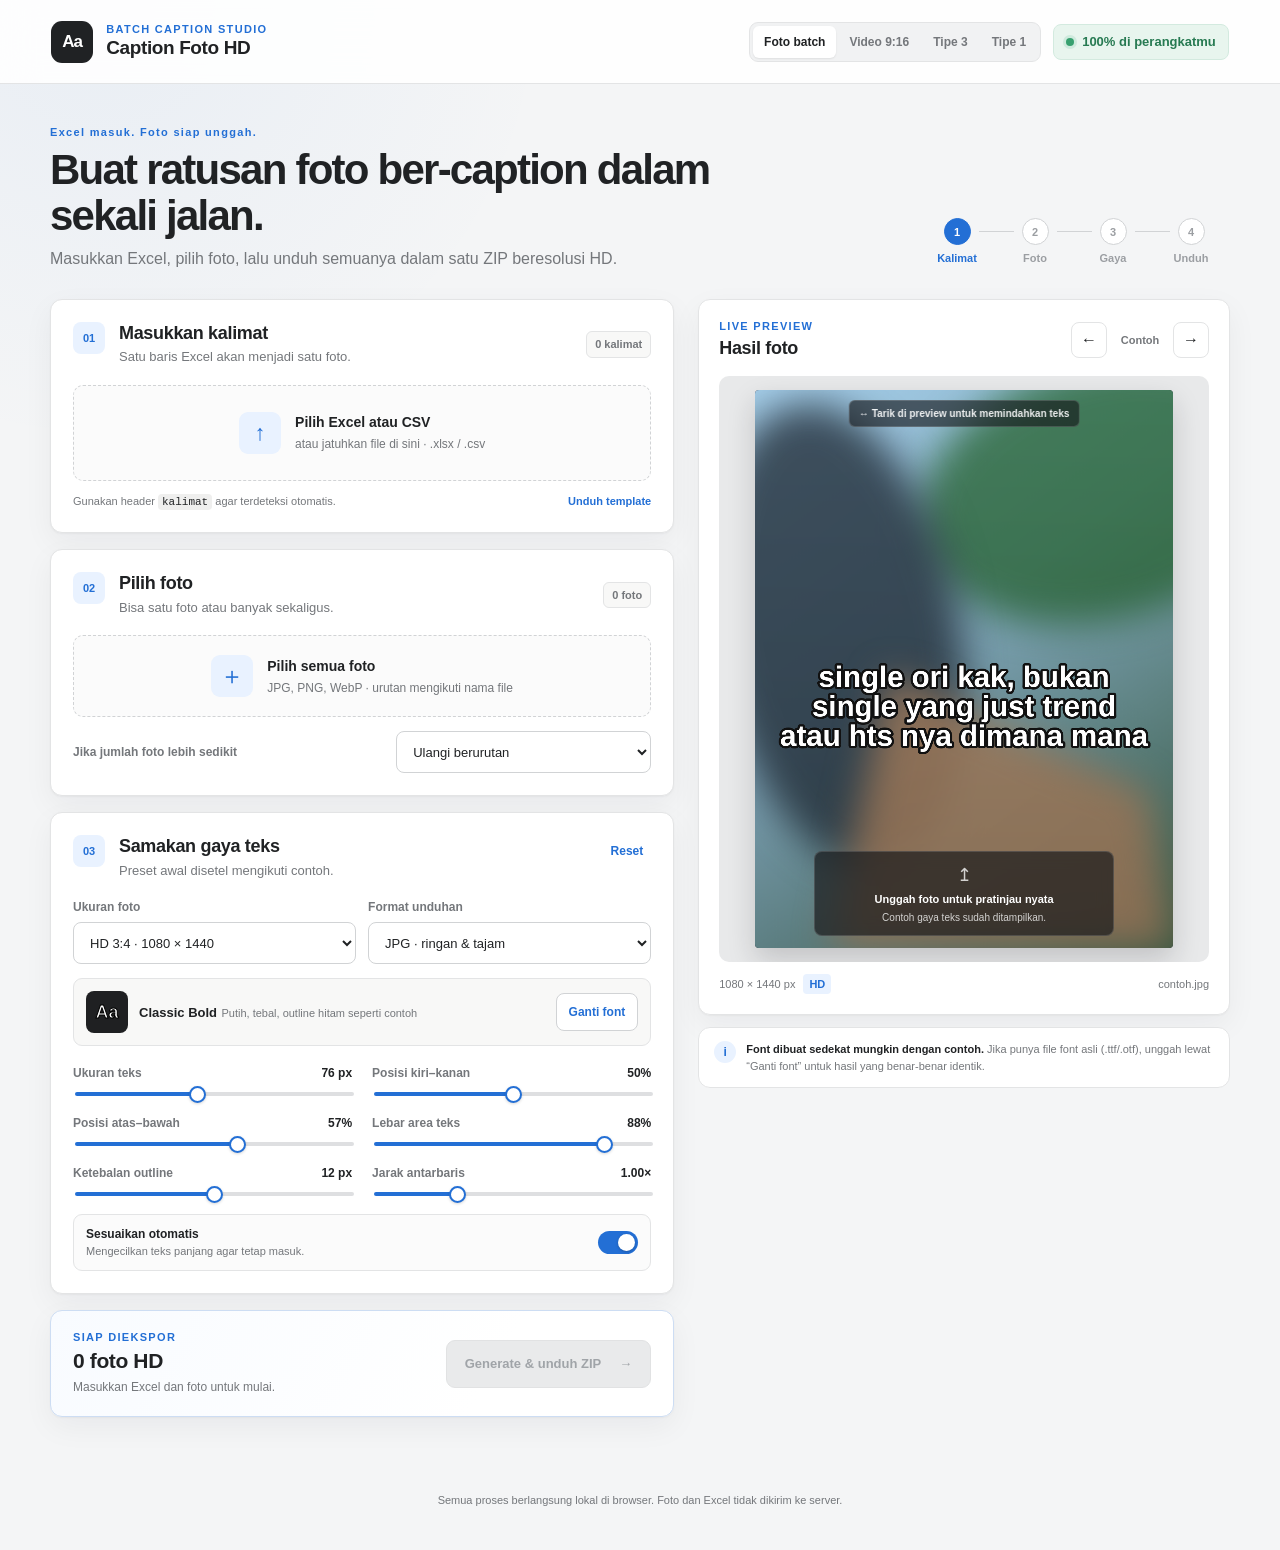
<file: index.html>
<!doctype html>
<html lang="id">
<head>
  <meta charset="utf-8" />
  <meta name="viewport" content="width=device-width, initial-scale=1, viewport-fit=cover" />
  <meta name="theme-color" content="#f6f7f8" />
  <meta name="mobile-web-app-capable" content="yes" />
  <meta name="apple-mobile-web-app-capable" content="yes" />
  <meta name="apple-mobile-web-app-status-bar-style" content="default" />
  <meta name="format-detection" content="telephone=no" />
  <meta name="description" content="Ubah kalimat dari Excel menjadi foto HD dengan caption putih dan outline hitam." />
  <title>Caption Foto HD</title>
  <link rel="manifest" href="manifest.webmanifest" />
  <link rel="apple-touch-icon" href="icons/app-icon-180.png" />
  <link rel="stylesheet" href="styles.css" />
  <script src="pwa.js" defer></script>
  <script src="vendor/jszip.min.js" defer></script>
  <script src="app.js" defer></script>
</head>
<body>
  <a class="skip-link" href="#workspace">Lewati ke workspace</a>

  <header class="topbar">
    <div class="brand-wrap">
      <div class="brand-mark" aria-hidden="true">Aa</div>
      <div>
        <p class="eyebrow">BATCH CAPTION STUDIO</p>
        <h1>Caption Foto HD</h1>
      </div>
    </div>
    <div class="topbar-actions">
      <nav class="mode-nav" aria-label="Pilih generator">
        <a href="index.html" class="active" aria-current="page">Foto batch</a>
        <a href="video.html">Video 9:16</a>
        <a href="tipe3.html">Tipe 3</a>
        <a href="tipe1.html">Tipe 1</a>
      </nav>
      <div class="privacy-badge" title="Semua file diproses di browser, tanpa diunggah ke server">
        <span class="privacy-dot" aria-hidden="true"></span>
        100% di perangkatmu
      </div>
    </div>
  </header>

  <main id="workspace" class="workspace">
    <section class="intro" aria-labelledby="intro-title">
      <div>
        <p class="kicker">Excel masuk. Foto siap unggah.</p>
        <h2 id="intro-title">Buat ratusan foto ber-caption dalam sekali jalan.</h2>
        <p>Masukkan Excel, pilih foto, lalu unduh semuanya dalam satu ZIP beresolusi HD.</p>
      </div>
      <ol class="stepper" aria-label="Alur kerja">
        <li class="active"><span>1</span>Kalimat</li>
        <li><span>2</span>Foto</li>
        <li><span>3</span>Gaya</li>
        <li><span>4</span>Unduh</li>
      </ol>
    </section>

    <div class="app-grid">
      <div class="controls" aria-label="Pengaturan generator">
        <section class="panel" aria-labelledby="sentences-title">
          <div class="panel-heading">
            <div class="step-number">01</div>
            <div>
              <h3 id="sentences-title">Masukkan kalimat</h3>
              <p>Satu baris Excel akan menjadi satu foto.</p>
            </div>
            <span id="sentenceCount" class="count-badge">0 kalimat</span>
          </div>

          <label id="excelDropzone" class="dropzone" for="excelInput">
            <input id="excelInput" type="file" accept=".xlsx,.csv,text/csv" />
            <span class="drop-icon" aria-hidden="true">↑</span>
            <span class="drop-copy">
              <strong>Pilih Excel atau CSV</strong>
              <small>atau jatuhkan file di sini · .xlsx / .csv</small>
            </span>
          </label>

          <div id="excelStatus" class="file-status" hidden>
            <span class="file-symbol" aria-hidden="true">X</span>
            <span class="file-meta">
              <strong id="excelFileName">—</strong>
              <small id="excelFileInfo">—</small>
            </span>
            <button id="clearExcel" class="icon-button" type="button" aria-label="Hapus Excel">×</button>
          </div>

          <div id="columnRow" class="field-row" hidden>
            <label for="columnSelect">Kolom berisi kalimat</label>
            <select id="columnSelect"></select>
          </div>

          <div class="helper-row">
            <span>Gunakan header <code>kalimat</code> agar terdeteksi otomatis.</span>
            <a href="template-kalimat.xlsx" download>Unduh template</a>
          </div>
        </section>

        <section class="panel" aria-labelledby="photos-title">
          <div class="panel-heading">
            <div class="step-number">02</div>
            <div>
              <h3 id="photos-title">Pilih foto</h3>
              <p>Bisa satu foto atau banyak sekaligus.</p>
            </div>
            <span id="photoCount" class="count-badge">0 foto</span>
          </div>

          <label id="photoDropzone" class="dropzone compact" for="photoInput">
            <input id="photoInput" type="file" accept="image/jpeg,image/png,image/webp" multiple />
            <span class="drop-icon photo" aria-hidden="true">＋</span>
            <span class="drop-copy">
              <strong>Pilih semua foto</strong>
              <small>JPG, PNG, WebP · urutan mengikuti nama file</small>
            </span>
          </label>

          <div id="photoStrip" class="photo-strip" aria-label="Foto yang dipilih" hidden></div>

          <div class="field-row">
            <label for="photoMapping">Jika jumlah foto lebih sedikit</label>
            <select id="photoMapping">
              <option value="cycle">Ulangi berurutan</option>
              <option value="first">Pakai foto pertama</option>
              <option value="last">Pakai foto terakhir yang tersedia</option>
            </select>
          </div>
        </section>

        <section class="panel" aria-labelledby="style-title">
          <div class="panel-heading">
            <div class="step-number">03</div>
            <div>
              <h3 id="style-title">Samakan gaya teks</h3>
              <p>Preset awal disetel mengikuti contoh.</p>
            </div>
            <button id="resetStyle" class="text-button" type="button">Reset</button>
          </div>

          <div class="two-fields">
            <div class="field-stack">
              <label for="sizePreset">Ukuran foto</label>
              <select id="sizePreset">
                <option value="portrait34">HD 3:4 · 1080 × 1440</option>
                <option value="story916">HD 9:16 · 1080 × 1920</option>
                <option value="feed45">Feed 4:5 · 1080 × 1350</option>
                <option value="square">Kotak · 1080 × 1080</option>
              </select>
            </div>
            <div class="field-stack">
              <label for="outputFormat">Format unduhan</label>
              <select id="outputFormat">
                <option value="jpeg">JPG · ringan & tajam</option>
                <option value="png">PNG · kualitas maksimum</option>
              </select>
            </div>
          </div>

          <div class="font-card">
            <div>
              <span class="font-preview">Aa</span>
              <span>
                <strong id="fontLabel">Classic Bold</strong>
                <small>Putih, tebal, outline hitam seperti contoh</small>
              </span>
            </div>
            <label class="upload-font" for="fontInput">
              Ganti font
              <input id="fontInput" type="file" accept=".ttf,.otf,.woff,.woff2,font/ttf,font/otf" />
            </label>
          </div>

          <div class="slider-grid">
            <label class="slider-field" for="fontSize">
              <span>Ukuran teks <output id="fontSizeValue">76 px</output></span>
              <input id="fontSize" type="range" min="42" max="120" value="76" />
            </label>
            <label class="slider-field" for="textPositionX">
              <span>Posisi kiri–kanan <output id="textPositionXValue">50%</output></span>
              <input id="textPositionX" type="range" min="15" max="85" value="50" />
            </label>
            <label class="slider-field" for="textPosition">
              <span>Posisi atas–bawah <output id="textPositionValue">57%</output></span>
              <input id="textPosition" type="range" min="10" max="90" value="57" />
            </label>
            <label class="slider-field" for="textWidth">
              <span>Lebar area teks <output id="textWidthValue">88%</output></span>
              <input id="textWidth" type="range" min="55" max="94" value="88" />
            </label>
            <label class="slider-field" for="strokeWidth">
              <span>Ketebalan outline <output id="strokeWidthValue">12 px</output></span>
              <input id="strokeWidth" type="range" min="4" max="20" value="12" />
            </label>
            <label class="slider-field" for="lineHeight">
              <span>Jarak antarbaris <output id="lineHeightValue">1.00×</output></span>
              <input id="lineHeight" type="range" min="88" max="130" value="100" />
            </label>
            <label class="toggle-field" for="autoFit">
              <span>
                <strong>Sesuaikan otomatis</strong>
                <small>Mengecilkan teks panjang agar tetap masuk.</small>
              </span>
              <input id="autoFit" type="checkbox" checked />
              <span class="toggle-ui" aria-hidden="true"></span>
            </label>
          </div>
        </section>

        <section class="export-panel" aria-labelledby="export-title">
          <div>
            <p class="export-label">SIAP DIEKSPOR</p>
            <h3 id="export-title"><span id="exportCount">0</span> foto HD</h3>
            <p id="exportHint">Masukkan Excel dan foto untuk mulai.</p>
          </div>
          <button id="generateButton" class="primary-button" type="button" disabled>
            <span>Generate & unduh ZIP</span>
            <span aria-hidden="true">→</span>
          </button>
        </section>
      </div>

      <aside class="preview-column" aria-labelledby="preview-title">
        <div class="preview-card">
          <div class="preview-header">
            <div>
              <p class="preview-label">LIVE PREVIEW</p>
              <h3 id="preview-title">Hasil foto</h3>
            </div>
            <div class="preview-tools">
              <button id="prevPreview" class="icon-button bordered" type="button" aria-label="Kalimat sebelumnya">←</button>
              <span id="previewIndex">Contoh</span>
              <button id="nextPreview" class="icon-button bordered" type="button" aria-label="Kalimat berikutnya">→</button>
            </div>
          </div>

          <div id="canvasShell" class="canvas-shell">
            <div class="drag-hint" aria-hidden="true">↔ Tarik di preview untuk memindahkan teks</div>
            <canvas id="previewCanvas" width="1080" height="1440" title="Tarik untuk memindahkan teks ke kiri, kanan, atas, atau bawah">Pratinjau foto dengan caption.</canvas>
            <div id="previewEmpty" class="preview-empty">
              <span aria-hidden="true">↥</span>
              <strong>Unggah foto untuk pratinjau nyata</strong>
              <small>Contoh gaya teks sudah ditampilkan.</small>
            </div>
          </div>

          <div class="preview-footer">
            <span id="previewResolution">1080 × 1440 px</span>
            <span class="quality-chip">HD</span>
            <span id="previewFileName">contoh.jpg</span>
          </div>
        </div>

        <div class="tip-card">
          <span class="tip-mark" aria-hidden="true">i</span>
          <p><strong>Font dibuat sedekat mungkin dengan contoh.</strong> Jika punya file font asli (.ttf/.otf), unggah lewat “Ganti font” untuk hasil yang benar-benar identik.</p>
        </div>
      </aside>
    </div>
  </main>

  <dialog id="progressDialog" class="progress-dialog">
    <div class="progress-content">
      <div class="progress-spinner" aria-hidden="true"></div>
      <p class="preview-label">SEDANG MEMBUAT FOTO</p>
      <h2 id="progressTitle">Menyiapkan 0 foto…</h2>
      <p id="progressDetail">Jangan tutup tab ini.</p>
      <div class="progress-track" aria-hidden="true"><span id="progressBar"></span></div>
      <div class="progress-meta"><span id="progressPercent">0%</span><span id="progressCounter">0 / 0</span></div>
      <button id="cancelGeneration" class="secondary-button" type="button">Batalkan</button>
    </div>
  </dialog>

  <div id="toast" class="toast" role="status" aria-live="polite"></div>

  <footer>
    <p>Semua proses berlangsung lokal di browser. Foto dan Excel tidak dikirim ke server.</p>
  </footer>
</body>
</html>
</file>
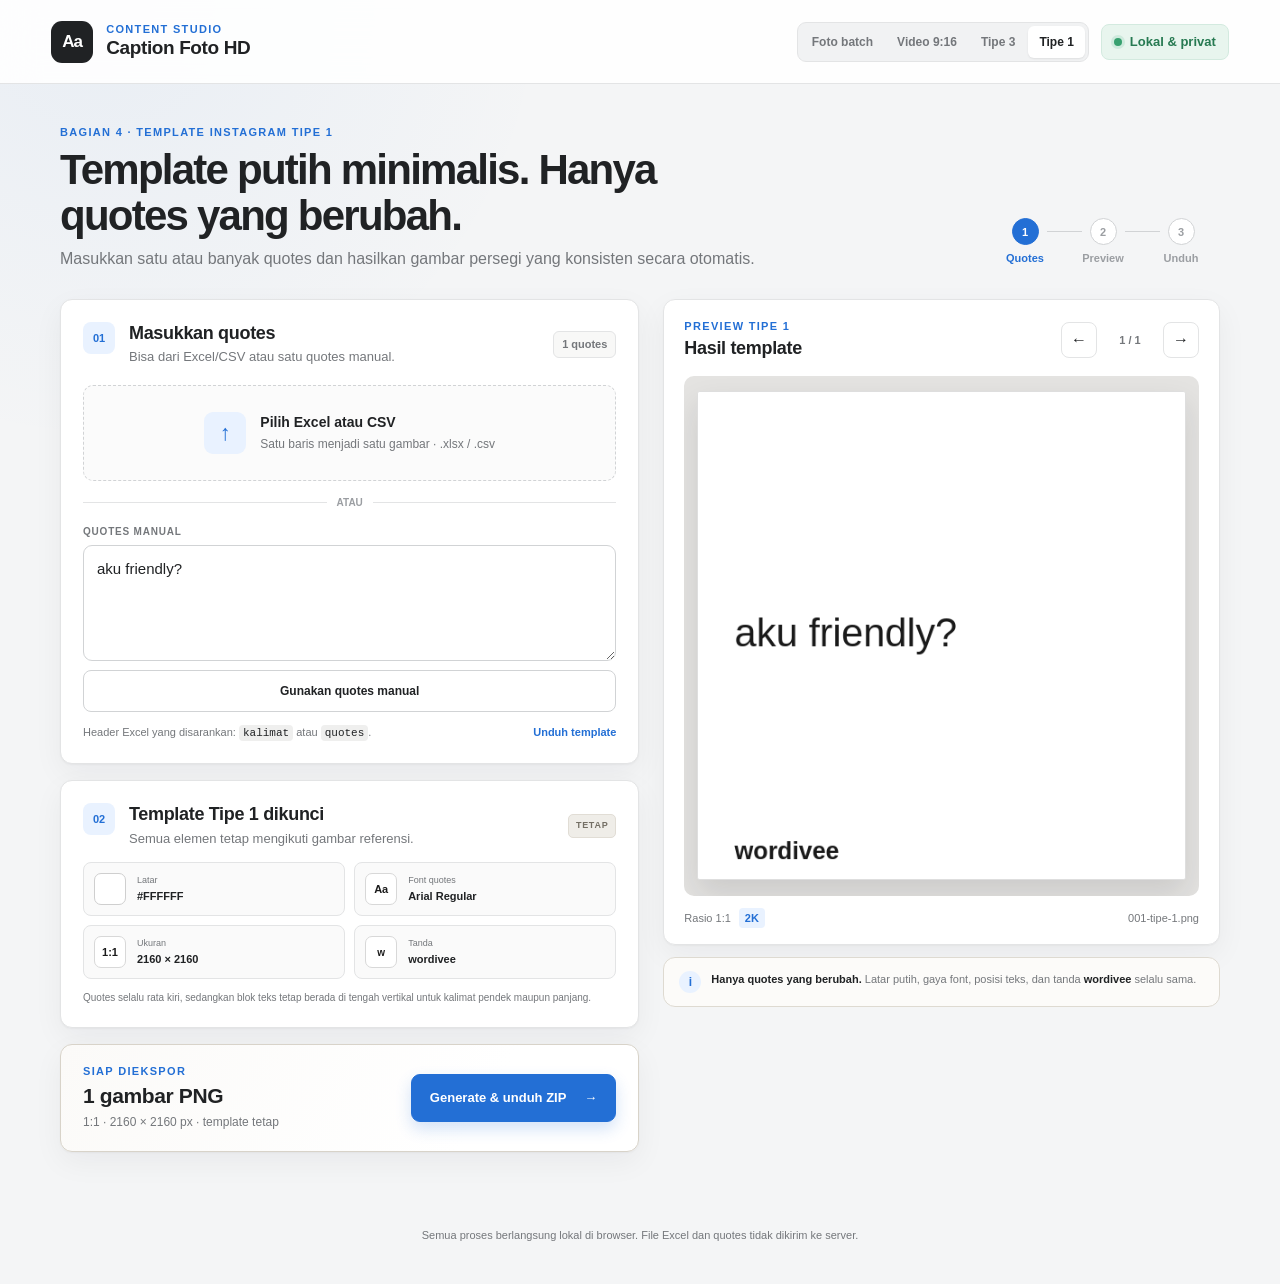
<file: tipe1.html>
<!doctype html>
<html lang="id">
<head>
  <meta charset="utf-8" />
  <meta name="viewport" content="width=device-width, initial-scale=1, viewport-fit=cover" />
  <meta name="theme-color" content="#f4f5f6" />
  <meta name="mobile-web-app-capable" content="yes" />
  <meta name="apple-mobile-web-app-capable" content="yes" />
  <meta name="apple-mobile-web-app-status-bar-style" content="default" />
  <meta name="format-detection" content="telephone=no" />
  <meta name="description" content="Generator template Instagram Tipe 1 dengan layout putih tetap dan quotes yang berubah." />
  <title>Template Tipe 1 — Caption Foto HD</title>
  <link rel="manifest" href="manifest.webmanifest" />
  <link rel="apple-touch-icon" href="icons/app-icon-180.png" />
  <link rel="stylesheet" href="styles.css" />
  <link rel="stylesheet" href="tipe1.css" />
  <script src="pwa.js" defer></script>
  <script src="vendor/jszip.min.js" defer></script>
  <script src="tipe1.js" defer></script>
</head>
<body>
  <a class="skip-link" href="#tipe3Workspace">Lewati ke workspace</a>

  <header class="topbar">
    <div class="brand-wrap">
      <div class="brand-mark" aria-hidden="true">Aa</div>
      <div>
        <p class="eyebrow">CONTENT STUDIO</p>
        <h1>Caption Foto HD</h1>
      </div>
    </div>
    <div class="topbar-actions">
      <nav class="mode-nav" aria-label="Pilih generator">
        <a href="index.html">Foto batch</a>
        <a href="video.html">Video 9:16</a>
        <a href="tipe3.html">Tipe 3</a>
        <a href="tipe1.html" class="active" aria-current="page">Tipe 1</a>
      </nav>
      <div class="privacy-badge" title="Semua file diproses di browser">
        <span class="privacy-dot" aria-hidden="true"></span>
        Lokal & privat
      </div>
    </div>
  </header>

  <main id="tipe3Workspace" class="workspace tipe3-workspace">
    <section class="intro tipe3-intro" aria-labelledby="tipe3-title">
      <div>
        <p class="kicker">BAGIAN 4 · TEMPLATE INSTAGRAM TIPE 1</p>
        <h2 id="tipe3-title">Template putih minimalis. Hanya quotes yang berubah.</h2>
        <p>Masukkan satu atau banyak quotes dan hasilkan gambar persegi yang konsisten secara otomatis.</p>
      </div>
      <ol class="stepper" aria-label="Alur kerja">
        <li class="active"><span>1</span>Quotes</li>
        <li><span>2</span>Preview</li>
        <li><span>3</span>Unduh</li>
      </ol>
    </section>

    <div class="app-grid tipe3-grid">
      <div class="controls">
        <section class="panel" aria-labelledby="tipe3-input-title">
          <div class="panel-heading">
            <div class="step-number">01</div>
            <div>
              <h3 id="tipe3-input-title">Masukkan quotes</h3>
              <p>Bisa dari Excel/CSV atau satu quotes manual.</p>
            </div>
            <span id="tipe3QuoteCount" class="count-badge">1 quotes</span>
          </div>

          <label id="tipe3Dropzone" class="dropzone" for="tipe3ExcelInput">
            <input id="tipe3ExcelInput" type="file" accept=".xlsx,.csv,text/csv" />
            <span class="drop-icon" aria-hidden="true">↑</span>
            <span class="drop-copy">
              <strong>Pilih Excel atau CSV</strong>
              <small>Satu baris menjadi satu gambar · .xlsx / .csv</small>
            </span>
          </label>

          <div id="tipe3ExcelStatus" class="file-status" hidden>
            <span class="file-symbol" aria-hidden="true">X</span>
            <span class="file-meta"><strong id="tipe3ExcelName">—</strong><small id="tipe3ExcelInfo">—</small></span>
            <button id="clearTipe3Excel" class="icon-button" type="button" aria-label="Hapus Excel">×</button>
          </div>

          <div id="tipe3ColumnRow" class="field-row" hidden>
            <label for="tipe3ColumnSelect">Kolom quotes</label>
            <select id="tipe3ColumnSelect"></select>
          </div>

          <div class="or-divider"><span>atau</span></div>

          <label class="manual-quote-field" for="manualTipe3Quote">
            <span>QUOTES MANUAL</span>
            <textarea id="manualTipe3Quote" rows="4" maxlength="500">aku friendly?</textarea>
          </label>
          <button id="useManualTipe3" class="secondary-button manual-button" type="button">Gunakan quotes manual</button>

          <div class="helper-row">
            <span>Header Excel yang disarankan: <code>kalimat</code> atau <code>quotes</code>.</span>
            <a href="template-kalimat.xlsx" download>Unduh template</a>
          </div>
        </section>

        <section class="panel" aria-labelledby="fixed-template-title">
          <div class="panel-heading fixed-heading">
            <div class="step-number">02</div>
            <div>
              <h3 id="fixed-template-title">Template Tipe 1 dikunci</h3>
              <p>Semua elemen tetap mengikuti gambar referensi.</p>
            </div>
            <span class="locked-badge">TETAP</span>
          </div>

          <div class="fixed-template-grid">
            <div><span class="fixed-swatch"></span><small>Latar</small><strong>#FFFFFF</strong></div>
            <div><span class="fixed-icon">Aa</span><small>Font quotes</small><strong>Arial Regular</strong></div>
            <div><span class="fixed-icon">1:1</span><small>Ukuran</small><strong>2160 × 2160</strong></div>
            <div><span class="fixed-icon signature-mini">w</span><small>Tanda</small><strong>wordivee</strong></div>
          </div>
          <p class="fixed-note">Quotes selalu rata kiri, sedangkan blok teks tetap berada di tengah vertikal untuk kalimat pendek maupun panjang.</p>
        </section>

        <section class="export-panel tipe3-export" aria-labelledby="tipe3-export-title">
          <div>
            <p class="export-label">SIAP DIEKSPOR</p>
            <h3 id="tipe3-export-title"><span id="tipe3ExportCount">1</span> gambar PNG</h3>
            <p>1:1 · 2160 × 2160 px · template tetap</p>
          </div>
          <button id="generateTipe3" class="primary-button" type="button">
            <span>Generate & unduh ZIP</span><span aria-hidden="true">→</span>
          </button>
        </section>
      </div>

      <aside class="preview-column tipe3-preview-column" aria-labelledby="tipe3-preview-title">
        <div class="preview-card tipe3-preview-card">
          <div class="preview-header">
            <div><p class="preview-label">PREVIEW TIPE 1</p><h3 id="tipe3-preview-title">Hasil template</h3></div>
            <div class="preview-tools">
              <button id="tipe3Prev" class="icon-button bordered" type="button" aria-label="Quotes sebelumnya">←</button>
              <span id="tipe3PreviewIndex">1 / 1</span>
              <button id="tipe3Next" class="icon-button bordered" type="button" aria-label="Quotes berikutnya">→</button>
            </div>
          </div>
          <div class="canvas-shell tipe3-canvas-shell">
            <canvas id="tipe3Canvas" width="540" height="540">Pratinjau template Instagram Tipe 1.</canvas>
          </div>
          <div class="preview-footer">
            <span>Rasio 1:1</span><span class="quality-chip">2K</span><span id="tipe3FileName">001-template-tipe-3.png</span>
          </div>
        </div>
        <div class="tip-card tipe3-tip">
          <span class="tip-mark" aria-hidden="true">i</span>
          <p><strong>Hanya quotes yang berubah.</strong> Latar putih, gaya font, posisi teks, dan tanda <strong>wordivee</strong> selalu sama.</p>
        </div>
      </aside>
    </div>
  </main>

  <dialog id="tipe3ProgressDialog" class="progress-dialog">
    <div class="progress-content">
      <div class="progress-spinner" aria-hidden="true"></div>
      <p class="preview-label">MEMBUAT TEMPLATE TIPE 1</p>
      <h2 id="tipe3ProgressTitle">Menyiapkan gambar…</h2>
      <p id="tipe3ProgressDetail">Jangan tutup tab ini.</p>
      <div class="progress-track"><span id="tipe3ProgressBar"></span></div>
      <div class="progress-meta"><span id="tipe3ProgressPercent">0%</span><span id="tipe3ProgressCounter">0 / 0</span></div>
    </div>
  </dialog>

  <div id="tipe3Toast" class="toast" role="status" aria-live="polite"></div>
  <footer><p>Semua proses berlangsung lokal di browser. File Excel dan quotes tidak dikirim ke server.</p></footer>
</body>
</html>
</file>
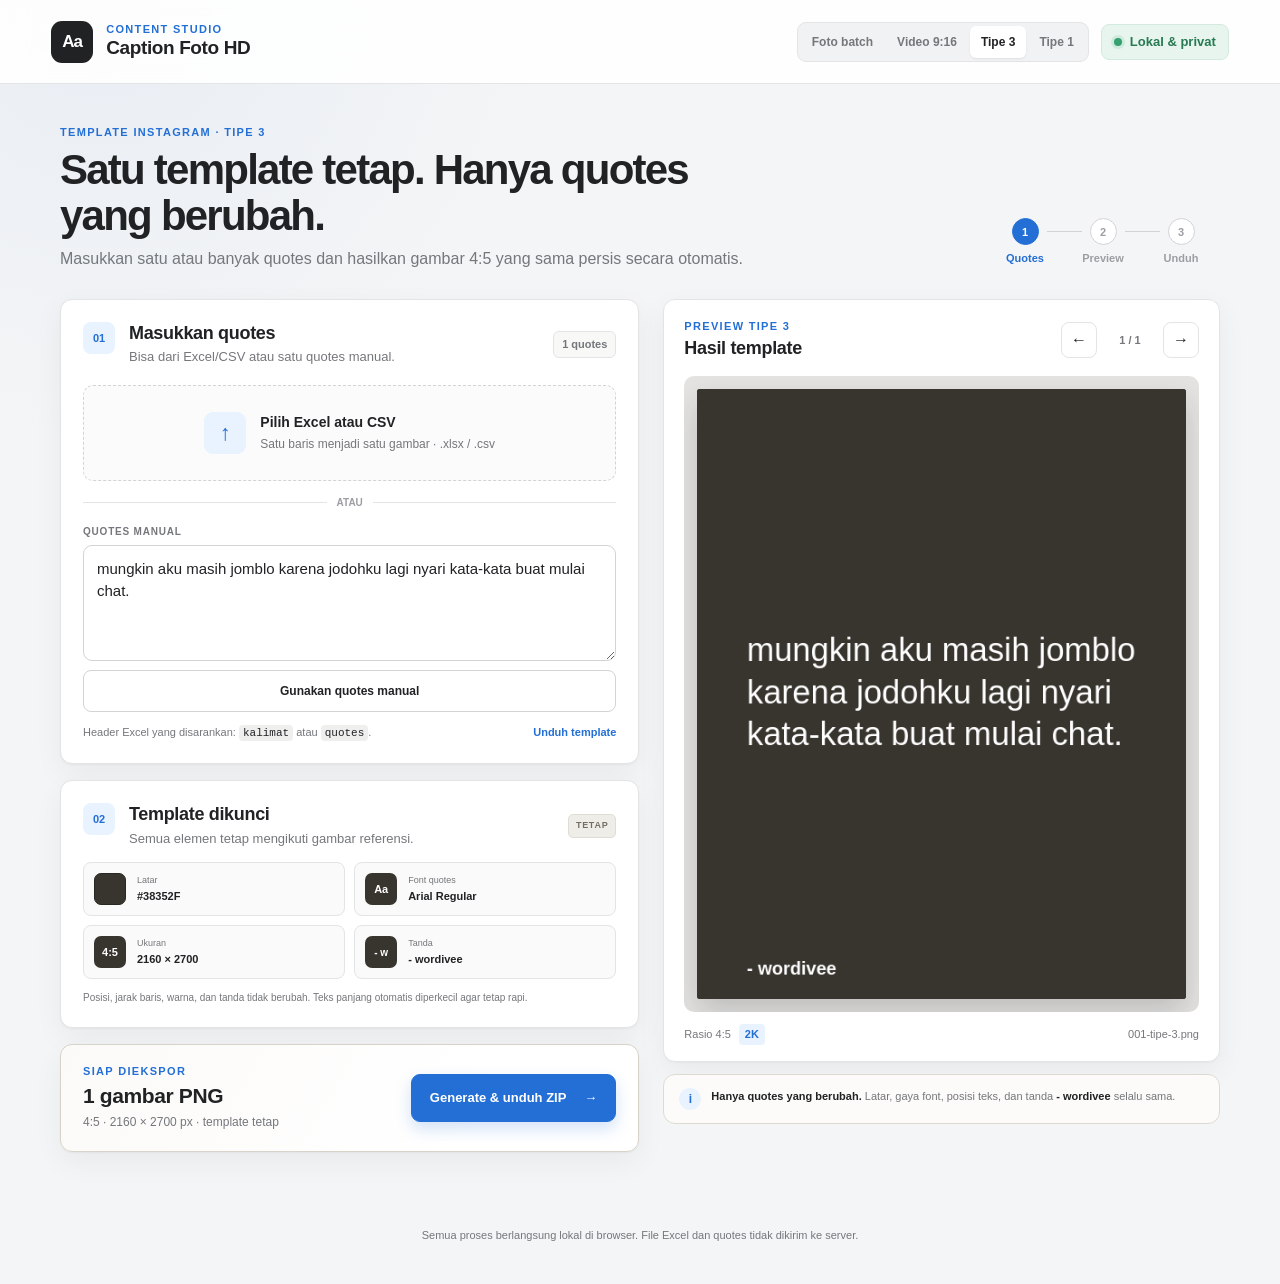
<file: tipe3.html>
<!doctype html>
<html lang="id">
<head>
  <meta charset="utf-8" />
  <meta name="viewport" content="width=device-width, initial-scale=1, viewport-fit=cover" />
  <meta name="theme-color" content="#f4f5f6" />
  <meta name="mobile-web-app-capable" content="yes" />
  <meta name="apple-mobile-web-app-capable" content="yes" />
  <meta name="apple-mobile-web-app-status-bar-style" content="default" />
  <meta name="format-detection" content="telephone=no" />
  <meta name="description" content="Generator template Instagram Tipe 3 dengan layout tetap dan quotes yang berubah." />
  <title>Template Tipe 3 — Caption Foto HD</title>
  <link rel="manifest" href="manifest.webmanifest" />
  <link rel="apple-touch-icon" href="icons/app-icon-180.png" />
  <link rel="stylesheet" href="styles.css" />
  <link rel="stylesheet" href="tipe3.css" />
  <script src="pwa.js" defer></script>
  <script src="vendor/jszip.min.js" defer></script>
  <script src="tipe3.js" defer></script>
</head>
<body>
  <a class="skip-link" href="#tipe3Workspace">Lewati ke workspace</a>

  <header class="topbar">
    <div class="brand-wrap">
      <div class="brand-mark" aria-hidden="true">Aa</div>
      <div>
        <p class="eyebrow">CONTENT STUDIO</p>
        <h1>Caption Foto HD</h1>
      </div>
    </div>
    <div class="topbar-actions">
      <nav class="mode-nav" aria-label="Pilih generator">
        <a href="index.html">Foto batch</a>
        <a href="video.html">Video 9:16</a>
        <a href="tipe3.html" class="active" aria-current="page">Tipe 3</a>
        <a href="tipe1.html">Tipe 1</a>
      </nav>
      <div class="privacy-badge" title="Semua file diproses di browser">
        <span class="privacy-dot" aria-hidden="true"></span>
        Lokal & privat
      </div>
    </div>
  </header>

  <main id="tipe3Workspace" class="workspace tipe3-workspace">
    <section class="intro tipe3-intro" aria-labelledby="tipe3-title">
      <div>
        <p class="kicker">TEMPLATE INSTAGRAM · TIPE 3</p>
        <h2 id="tipe3-title">Satu template tetap. Hanya quotes yang berubah.</h2>
        <p>Masukkan satu atau banyak quotes dan hasilkan gambar 4:5 yang sama persis secara otomatis.</p>
      </div>
      <ol class="stepper" aria-label="Alur kerja">
        <li class="active"><span>1</span>Quotes</li>
        <li><span>2</span>Preview</li>
        <li><span>3</span>Unduh</li>
      </ol>
    </section>

    <div class="app-grid tipe3-grid">
      <div class="controls">
        <section class="panel" aria-labelledby="tipe3-input-title">
          <div class="panel-heading">
            <div class="step-number">01</div>
            <div>
              <h3 id="tipe3-input-title">Masukkan quotes</h3>
              <p>Bisa dari Excel/CSV atau satu quotes manual.</p>
            </div>
            <span id="tipe3QuoteCount" class="count-badge">1 quotes</span>
          </div>

          <label id="tipe3Dropzone" class="dropzone" for="tipe3ExcelInput">
            <input id="tipe3ExcelInput" type="file" accept=".xlsx,.csv,text/csv" />
            <span class="drop-icon" aria-hidden="true">↑</span>
            <span class="drop-copy">
              <strong>Pilih Excel atau CSV</strong>
              <small>Satu baris menjadi satu gambar · .xlsx / .csv</small>
            </span>
          </label>

          <div id="tipe3ExcelStatus" class="file-status" hidden>
            <span class="file-symbol" aria-hidden="true">X</span>
            <span class="file-meta"><strong id="tipe3ExcelName">—</strong><small id="tipe3ExcelInfo">—</small></span>
            <button id="clearTipe3Excel" class="icon-button" type="button" aria-label="Hapus Excel">×</button>
          </div>

          <div id="tipe3ColumnRow" class="field-row" hidden>
            <label for="tipe3ColumnSelect">Kolom quotes</label>
            <select id="tipe3ColumnSelect"></select>
          </div>

          <div class="or-divider"><span>atau</span></div>

          <label class="manual-quote-field" for="manualTipe3Quote">
            <span>QUOTES MANUAL</span>
            <textarea id="manualTipe3Quote" rows="4" maxlength="500">mungkin aku masih jomblo karena jodohku lagi nyari kata-kata buat mulai chat.</textarea>
          </label>
          <button id="useManualTipe3" class="secondary-button manual-button" type="button">Gunakan quotes manual</button>

          <div class="helper-row">
            <span>Header Excel yang disarankan: <code>kalimat</code> atau <code>quotes</code>.</span>
            <a href="template-kalimat.xlsx" download>Unduh template</a>
          </div>
        </section>

        <section class="panel" aria-labelledby="fixed-template-title">
          <div class="panel-heading fixed-heading">
            <div class="step-number">02</div>
            <div>
              <h3 id="fixed-template-title">Template dikunci</h3>
              <p>Semua elemen tetap mengikuti gambar referensi.</p>
            </div>
            <span class="locked-badge">TETAP</span>
          </div>

          <div class="fixed-template-grid">
            <div><span class="fixed-swatch"></span><small>Latar</small><strong>#38352F</strong></div>
            <div><span class="fixed-icon">Aa</span><small>Font quotes</small><strong>Arial Regular</strong></div>
            <div><span class="fixed-icon">4:5</span><small>Ukuran</small><strong>2160 × 2700</strong></div>
            <div><span class="fixed-icon signature-mini">- w</span><small>Tanda</small><strong>- wordivee</strong></div>
          </div>
          <p class="fixed-note">Posisi, jarak baris, warna, dan tanda tidak berubah. Teks panjang otomatis diperkecil agar tetap rapi.</p>
        </section>

        <section class="export-panel tipe3-export" aria-labelledby="tipe3-export-title">
          <div>
            <p class="export-label">SIAP DIEKSPOR</p>
            <h3 id="tipe3-export-title"><span id="tipe3ExportCount">1</span> gambar PNG</h3>
            <p>4:5 · 2160 × 2700 px · template tetap</p>
          </div>
          <button id="generateTipe3" class="primary-button" type="button">
            <span>Generate & unduh ZIP</span><span aria-hidden="true">→</span>
          </button>
        </section>
      </div>

      <aside class="preview-column tipe3-preview-column" aria-labelledby="tipe3-preview-title">
        <div class="preview-card tipe3-preview-card">
          <div class="preview-header">
            <div><p class="preview-label">PREVIEW TIPE 3</p><h3 id="tipe3-preview-title">Hasil template</h3></div>
            <div class="preview-tools">
              <button id="tipe3Prev" class="icon-button bordered" type="button" aria-label="Quotes sebelumnya">←</button>
              <span id="tipe3PreviewIndex">1 / 1</span>
              <button id="tipe3Next" class="icon-button bordered" type="button" aria-label="Quotes berikutnya">→</button>
            </div>
          </div>
          <div class="canvas-shell tipe3-canvas-shell">
            <canvas id="tipe3Canvas" width="540" height="675">Pratinjau template Instagram Tipe 3.</canvas>
          </div>
          <div class="preview-footer">
            <span>Rasio 4:5</span><span class="quality-chip">2K</span><span id="tipe3FileName">001-template-tipe-3.png</span>
          </div>
        </div>
        <div class="tip-card tipe3-tip">
          <span class="tip-mark" aria-hidden="true">i</span>
          <p><strong>Hanya quotes yang berubah.</strong> Latar, gaya font, posisi teks, dan tanda <strong>- wordivee</strong> selalu sama.</p>
        </div>
      </aside>
    </div>
  </main>

  <dialog id="tipe3ProgressDialog" class="progress-dialog">
    <div class="progress-content">
      <div class="progress-spinner" aria-hidden="true"></div>
      <p class="preview-label">MEMBUAT TEMPLATE TIPE 3</p>
      <h2 id="tipe3ProgressTitle">Menyiapkan gambar…</h2>
      <p id="tipe3ProgressDetail">Jangan tutup tab ini.</p>
      <div class="progress-track"><span id="tipe3ProgressBar"></span></div>
      <div class="progress-meta"><span id="tipe3ProgressPercent">0%</span><span id="tipe3ProgressCounter">0 / 0</span></div>
    </div>
  </dialog>

  <div id="tipe3Toast" class="toast" role="status" aria-live="polite"></div>
  <footer><p>Semua proses berlangsung lokal di browser. File Excel dan quotes tidak dikirim ke server.</p></footer>
</body>
</html>
</file>
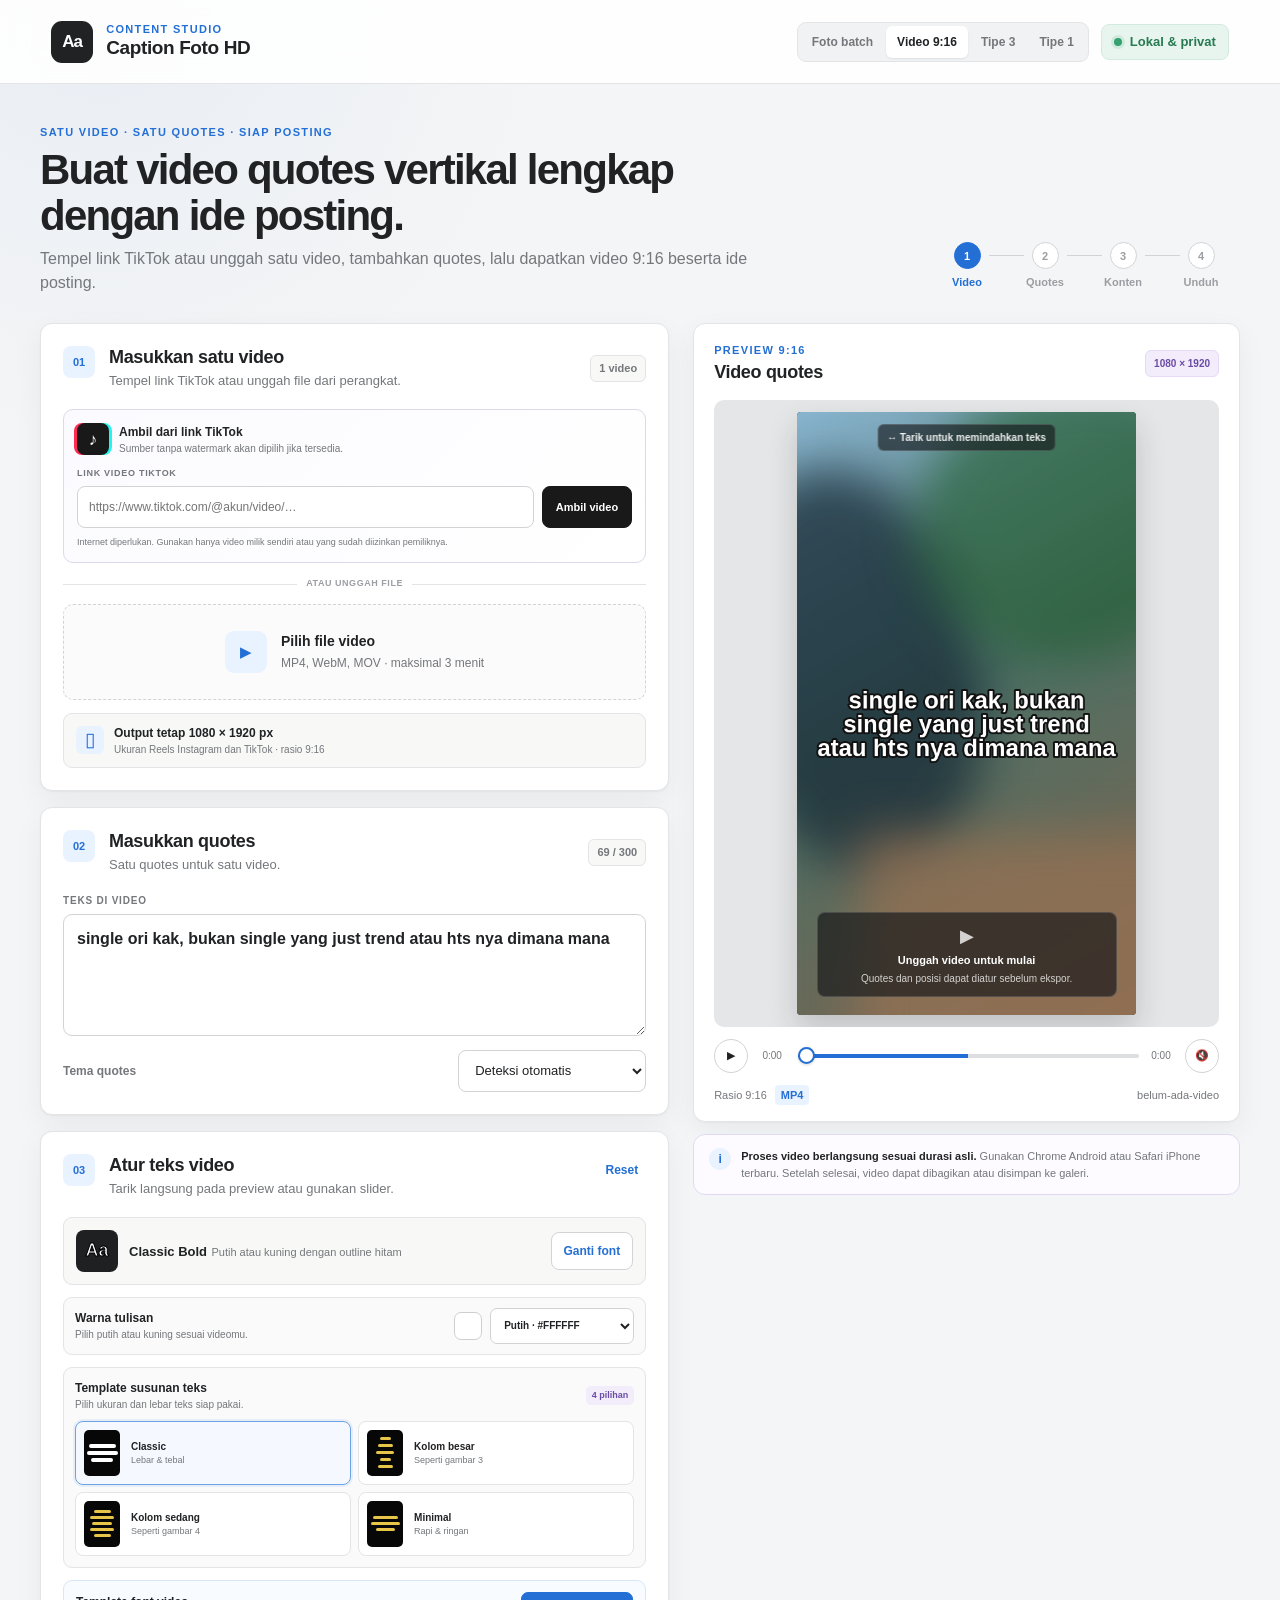
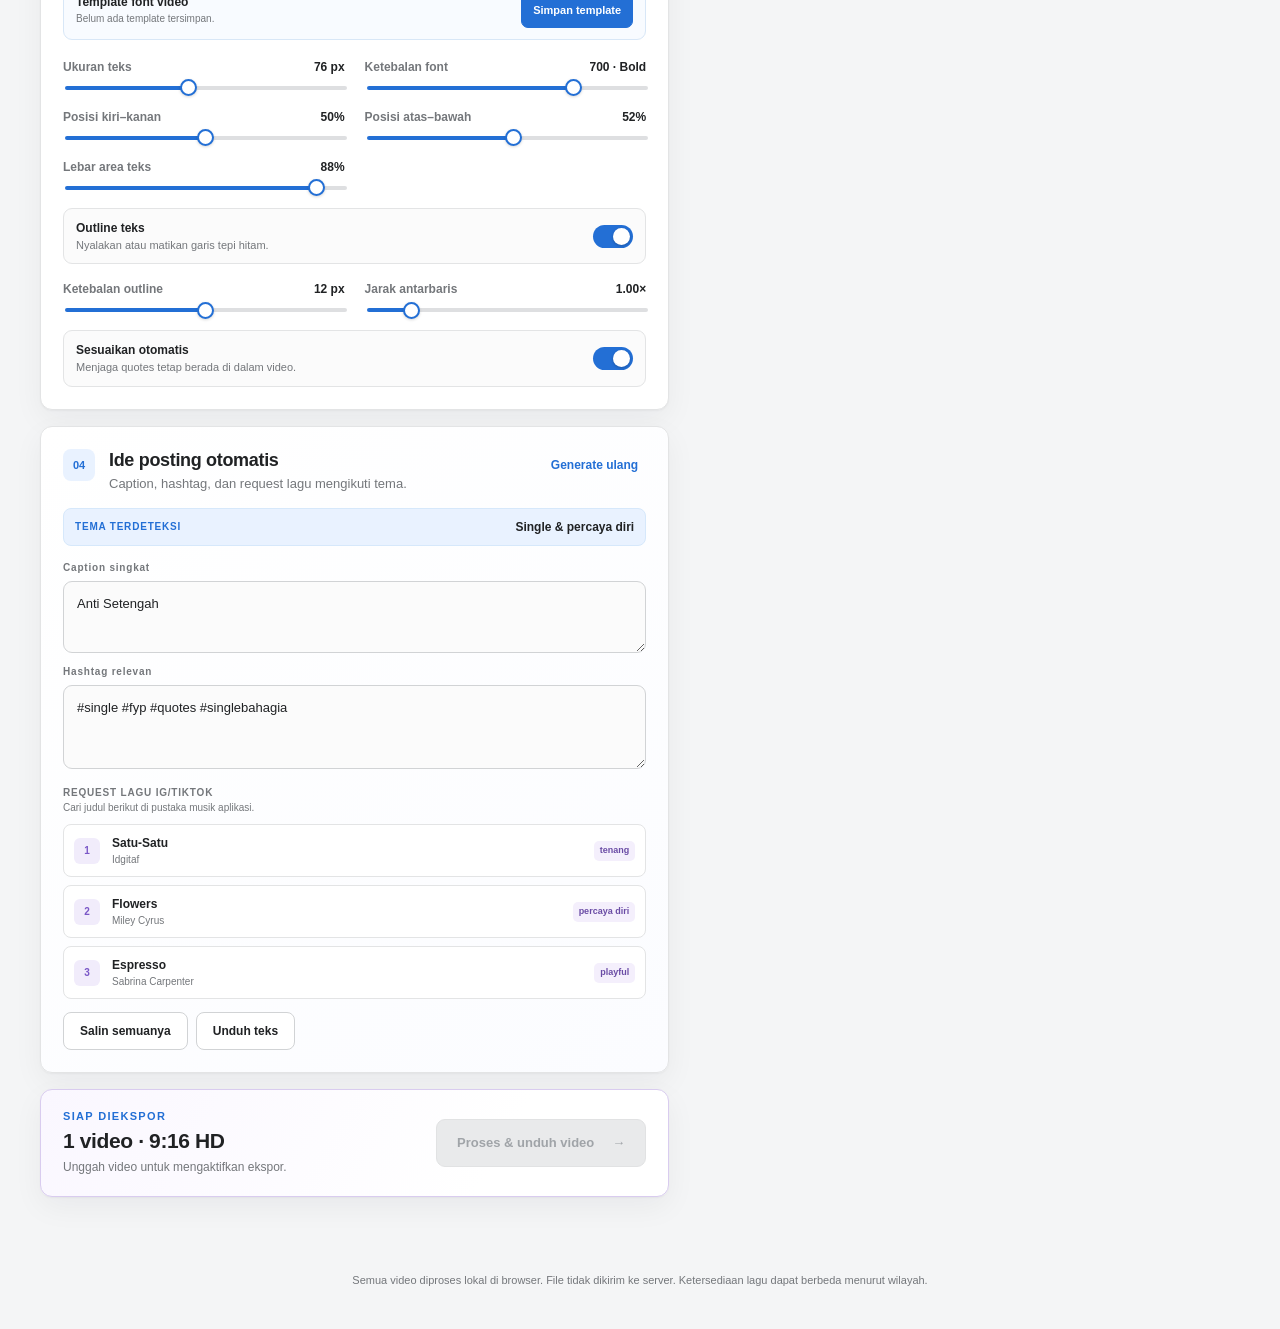
<file: video.html>
<!doctype html>
<html lang="id">
<head>
  <meta charset="utf-8" />
  <meta name="viewport" content="width=device-width, initial-scale=1, viewport-fit=cover" />
  <meta name="theme-color" content="#f4f5f6" />
  <meta name="mobile-web-app-capable" content="yes" />
  <meta name="apple-mobile-web-app-capable" content="yes" />
  <meta name="apple-mobile-web-app-status-bar-style" content="default" />
  <meta name="format-detection" content="telephone=no" />
  <meta name="description" content="Buat satu video quotes 9:16 lengkap dengan caption, hashtag, dan rekomendasi lagu." />
  <title>Video Quotes 9:16 — Caption Foto HD</title>
  <link rel="manifest" href="manifest.webmanifest" />
  <link rel="apple-touch-icon" href="icons/app-icon-180.png" />
  <link rel="stylesheet" href="styles.css" />
  <link rel="stylesheet" href="video.css" />
  <script src="pwa.js" defer></script>
  <script src="video.js" defer></script>
</head>
<body class="video-page">
  <a class="skip-link" href="#videoWorkspace">Lewati ke workspace</a>

  <header class="topbar">
    <div class="brand-wrap">
      <div class="brand-mark" aria-hidden="true">Aa</div>
      <div>
        <p class="eyebrow">CONTENT STUDIO</p>
        <h1>Caption Foto HD</h1>
      </div>
    </div>
    <div class="topbar-actions">
      <nav class="mode-nav" aria-label="Pilih generator">
        <a href="index.html">Foto batch</a>
        <a href="video.html" class="active" aria-current="page">Video 9:16</a>
        <a href="tipe3.html">Tipe 3</a>
        <a href="tipe1.html">Tipe 1</a>
      </nav>
      <div class="privacy-badge" title="Semua file diproses di browser, tanpa diunggah ke server">
        <span class="privacy-dot" aria-hidden="true"></span>
        Lokal & privat
      </div>
    </div>
  </header>

  <main id="videoWorkspace" class="workspace video-workspace">
    <section class="intro video-intro" aria-labelledby="video-intro-title">
      <div>
        <p class="kicker">SATU VIDEO · SATU QUOTES · SIAP POSTING</p>
        <h2 id="video-intro-title">Buat video quotes vertikal lengkap dengan ide posting.</h2>
        <p>Tempel link TikTok atau unggah satu video, tambahkan quotes, lalu dapatkan video 9:16 beserta ide posting.</p>
      </div>
      <ol class="stepper" aria-label="Alur kerja">
        <li class="active"><span>1</span>Video</li>
        <li><span>2</span>Quotes</li>
        <li><span>3</span>Konten</li>
        <li><span>4</span>Unduh</li>
      </ol>
    </section>

    <div class="app-grid video-grid">
      <div class="controls" aria-label="Pengaturan video quotes">
        <section class="panel" aria-labelledby="upload-video-title">
          <div class="panel-heading">
            <div class="step-number">01</div>
            <div>
              <h3 id="upload-video-title">Masukkan satu video</h3>
              <p>Tempel link TikTok atau unggah file dari perangkat.</p>
            </div>
            <span class="count-badge">1 video</span>
          </div>

          <div class="tiktok-import-card">
            <div class="tiktok-import-heading">
              <span class="tiktok-mark" aria-hidden="true">♪</span>
              <span><strong>Ambil dari link TikTok</strong><small>Sumber tanpa watermark akan dipilih jika tersedia.</small></span>
            </div>
            <label class="tiktok-url-label" for="tiktokUrl">LINK VIDEO TIKTOK</label>
            <div class="tiktok-url-row">
              <input id="tiktokUrl" type="url" inputmode="url" autocomplete="off" placeholder="https://www.tiktok.com/@akun/video/…" />
              <button id="importTikTokButton" class="tiktok-import-button" type="button">Ambil video</button>
            </div>
            <div id="tiktokImportStatus" class="tiktok-import-status" role="status" aria-live="polite" hidden></div>
            <p class="tiktok-usage-note">Internet diperlukan. Gunakan hanya video milik sendiri atau yang sudah diizinkan pemiliknya.</p>
          </div>

          <div class="video-source-divider"><span>atau unggah file</span></div>

          <label id="videoDropzone" class="dropzone" for="videoInput">
            <input id="videoInput" type="file" accept="video/mp4,video/webm,video/quicktime" />
            <span class="drop-icon video-upload-icon" aria-hidden="true">▶</span>
            <span class="drop-copy">
              <strong>Pilih file video</strong>
              <small>MP4, WebM, MOV · maksimal 3 menit</small>
            </span>
          </label>

          <div id="videoStatus" class="file-status" hidden>
            <span class="file-symbol video-symbol" aria-hidden="true">V</span>
            <span class="file-meta">
              <strong id="videoFileName">—</strong>
              <small id="videoFileInfo">—</small>
            </span>
            <button id="clearVideo" class="icon-button" type="button" aria-label="Hapus video">×</button>
          </div>
          <video id="sourceVideo" playsinline preload="metadata" hidden></video>

          <div class="format-lock">
            <span aria-hidden="true">▯</span>
            <div><strong>Output tetap 1080 × 1920 px</strong><small>Ukuran Reels Instagram dan TikTok · rasio 9:16</small></div>
          </div>
        </section>

        <section class="panel" aria-labelledby="quote-title">
          <div class="panel-heading">
            <div class="step-number">02</div>
            <div>
              <h3 id="quote-title">Masukkan quotes</h3>
              <p>Satu quotes untuk satu video.</p>
            </div>
            <span id="quoteCounter" class="count-badge">72 / 300</span>
          </div>

          <label class="quote-field" for="quoteInput">
            <span>TEKS DI VIDEO</span>
            <textarea id="quoteInput" rows="4" maxlength="300">single ori kak, bukan single yang just trend atau hts nya dimana mana</textarea>
          </label>

          <div class="field-row">
            <label for="themeSelect">Tema quotes</label>
            <select id="themeSelect">
              <option value="auto">Deteksi otomatis</option>
              <option value="single">Single & percaya diri</option>
              <option value="love">Cinta</option>
              <option value="heartbreak">Galau & patah hati</option>
              <option value="healing">Healing</option>
              <option value="motivation">Motivasi</option>
              <option value="friendship">Persahabatan</option>
              <option value="religious">Religi</option>
              <option value="funny">Santai & lucu</option>
              <option value="life">Kehidupan</option>
            </select>
          </div>
        </section>

        <section class="panel" aria-labelledby="video-style-title">
          <div class="panel-heading">
            <div class="step-number">03</div>
            <div>
              <h3 id="video-style-title">Atur teks video</h3>
              <p>Tarik langsung pada preview atau gunakan slider.</p>
            </div>
            <button id="resetVideoStyle" class="text-button" type="button">Reset</button>
          </div>

          <div class="font-card">
            <div>
              <span class="font-preview">Aa</span>
              <span>
                <strong id="videoFontLabel">Classic Bold</strong>
                <small>Putih atau kuning dengan outline hitam</small>
              </span>
            </div>
            <label class="upload-font" for="videoFontInput">
              Ganti font
              <input id="videoFontInput" type="file" accept=".ttf,.otf,.woff,.woff2,font/ttf,font/otf" />
            </label>
          </div>

          <label class="video-color-field" for="videoTextColor">
            <span><strong>Warna tulisan</strong><small>Pilih putih atau kuning sesuai videomu.</small></span>
            <span class="video-color-control">
              <span id="videoTextColorSwatch" class="video-color-swatch" aria-hidden="true"></span>
              <select id="videoTextColor">
                <option value="#ffffff">Putih · #FFFFFF</option>
                <option value="#e7c549">Kuning · #E7C549</option>
              </select>
            </span>
          </label>

          <div class="text-layout-panel">
            <div class="text-layout-heading">
              <span><strong>Template susunan teks</strong><small>Pilih ukuran dan lebar teks siap pakai.</small></span>
              <span class="layout-count-badge">4 pilihan</span>
            </div>
            <div class="text-layout-grid" role="group" aria-label="Template susunan teks">
              <button class="text-layout-option active" type="button" data-layout-preset="classic" aria-pressed="true">
                <span class="layout-thumb layout-thumb-classic" aria-hidden="true"><i></i><i></i><i></i></span>
                <span><strong>Classic</strong><small>Lebar & tebal</small></span>
              </button>
              <button class="text-layout-option" type="button" data-layout-preset="columnLarge" aria-pressed="false">
                <span class="layout-thumb layout-thumb-large" aria-hidden="true"><i></i><i></i><i></i><i></i><i></i></span>
                <span><strong>Kolom besar</strong><small>Seperti gambar 3</small></span>
              </button>
              <button class="text-layout-option" type="button" data-layout-preset="columnMedium" aria-pressed="false">
                <span class="layout-thumb layout-thumb-medium" aria-hidden="true"><i></i><i></i><i></i><i></i><i></i></span>
                <span><strong>Kolom sedang</strong><small>Seperti gambar 4</small></span>
              </button>
              <button class="text-layout-option" type="button" data-layout-preset="minimal" aria-pressed="false">
                <span class="layout-thumb layout-thumb-minimal" aria-hidden="true"><i></i><i></i><i></i></span>
                <span><strong>Minimal</strong><small>Rapi & ringan</small></span>
              </button>
            </div>
          </div>

          <div class="font-template-bar">
            <div>
              <strong>Template font video</strong>
              <small id="fontTemplateStatus">Belum ada template tersimpan.</small>
            </div>
            <div class="font-template-actions">
              <button id="saveFontTemplate" class="template-save-button" type="button">Simpan template</button>
              <button id="deleteFontTemplate" class="text-button" type="button" hidden>Hapus</button>
            </div>
          </div>

          <div class="slider-grid video-slider-grid">
            <label class="slider-field" for="videoFontSize">
              <span>Ukuran teks <output id="videoFontSizeValue">76 px</output></span>
              <input id="videoFontSize" type="range" min="42" max="120" value="76" />
            </label>
            <label class="slider-field" for="videoFontWeight">
              <span>Ketebalan font <output id="videoFontWeightValue">700 · Bold</output></span>
              <input id="videoFontWeight" type="range" min="100" max="900" step="100" value="700" />
            </label>
            <label class="slider-field" for="videoPositionX">
              <span>Posisi kiri–kanan <output id="videoPositionXValue">50%</output></span>
              <input id="videoPositionX" type="range" min="15" max="85" value="50" />
            </label>
            <label class="slider-field" for="videoPositionY">
              <span>Posisi atas–bawah <output id="videoPositionYValue">52%</output></span>
              <input id="videoPositionY" type="range" min="8" max="92" value="52" />
            </label>
            <label class="slider-field" for="videoTextWidth">
              <span>Lebar area teks <output id="videoTextWidthValue">88%</output></span>
              <input id="videoTextWidth" type="range" min="20" max="94" value="88" />
            </label>
            <label class="toggle-field outline-toggle" for="videoOutlineEnabled">
              <span><strong>Outline teks</strong><small>Nyalakan atau matikan garis tepi hitam.</small></span>
              <input id="videoOutlineEnabled" type="checkbox" checked />
              <span class="toggle-ui" aria-hidden="true"></span>
            </label>
            <label class="slider-field outline-width-field" for="videoStrokeWidth">
              <span>Ketebalan outline <output id="videoStrokeWidthValue">12 px</output></span>
              <input id="videoStrokeWidth" type="range" min="4" max="20" value="12" />
            </label>
            <label class="slider-field" for="videoLineHeight">
              <span>Jarak antarbaris <output id="videoLineHeightValue">1.00×</output></span>
              <input id="videoLineHeight" type="range" min="88" max="175" value="100" />
            </label>
            <label class="toggle-field" for="videoAutoFit">
              <span><strong>Sesuaikan otomatis</strong><small>Menjaga quotes tetap berada di dalam video.</small></span>
              <input id="videoAutoFit" type="checkbox" checked />
              <span class="toggle-ui" aria-hidden="true"></span>
            </label>
          </div>
        </section>

        <section class="panel social-panel" aria-labelledby="social-title">
          <div class="panel-heading social-heading">
            <div class="step-number">04</div>
            <div>
              <h3 id="social-title">Ide posting otomatis</h3>
              <p>Caption, hashtag, dan request lagu mengikuti tema.</p>
            </div>
            <button id="regenerateSocial" class="text-button" type="button">Generate ulang</button>
          </div>

          <div class="detected-theme"><span>TEMA TERDETEKSI</span><strong id="detectedTheme">Single & percaya diri</strong></div>

          <label class="social-field" for="socialCaption">
            <span>Caption singkat</span>
            <textarea id="socialCaption" rows="2"></textarea>
          </label>
          <label class="social-field" for="hashtagText">
            <span>Hashtag relevan</span>
            <textarea id="hashtagText" rows="3"></textarea>
          </label>

          <div class="songs-header">
            <div><span>REQUEST LAGU IG/TIKTOK</span><small>Cari judul berikut di pustaka musik aplikasi.</small></div>
          </div>
          <div id="songList" class="song-list"></div>

          <div class="social-actions">
            <button id="copySocial" class="secondary-button compact-button" type="button">Salin semuanya</button>
            <button id="downloadSocial" class="secondary-button compact-button" type="button">Unduh teks</button>
          </div>
        </section>

        <section class="export-panel video-export" aria-labelledby="video-export-title">
          <div>
            <p class="export-label">SIAP DIEKSPOR</p>
            <h3 id="video-export-title">1 video · 9:16 HD</h3>
            <p id="videoExportHint">Unggah video untuk mengaktifkan ekspor.</p>
          </div>
          <div class="video-export-actions">
            <button id="generateVideoButton" class="primary-button" type="button" disabled>
              <span>Proses & unduh video</span><span aria-hidden="true">→</span>
            </button>
            <button id="shareGeneratedVideoButton" class="secondary-button share-video-button" type="button" hidden>Bagikan / simpan ke galeri</button>
          </div>
        </section>
      </div>

      <aside id="videoPreviewColumn" class="preview-column video-preview-column" aria-labelledby="video-preview-title">
        <div class="preview-card video-preview-card">
          <div class="preview-header">
            <div>
              <p class="preview-label">PREVIEW 9:16</p>
              <h3 id="video-preview-title">Video quotes</h3>
            </div>
            <span class="ratio-chip">1080 × 1920</span>
          </div>

          <div class="canvas-shell video-canvas-shell">
            <div class="drag-hint" aria-hidden="true">↔ Tarik untuk memindahkan teks</div>
            <canvas id="videoPreviewCanvas" width="540" height="960" title="Tarik untuk memindahkan quotes">Pratinjau video quotes 9:16.</canvas>
            <div id="videoPreviewEmpty" class="preview-empty video-empty">
              <span aria-hidden="true">▶</span>
              <strong>Unggah video untuk mulai</strong>
              <small>Quotes dan posisi dapat diatur sebelum ekspor.</small>
            </div>
          </div>

          <div class="video-player-controls">
            <button id="playPauseButton" class="round-control" type="button" aria-label="Putar video">▶</button>
            <span id="currentTime">0:00</span>
            <input id="seekBar" type="range" min="0" max="1000" value="0" aria-label="Posisi video" />
            <span id="durationTime">0:00</span>
            <button id="muteButton" class="round-control" type="button" aria-label="Aktifkan suara">🔇</button>
          </div>

          <div class="preview-footer">
            <span>Rasio 9:16</span>
            <span id="videoFormatChip" class="quality-chip">Mendeteksi format…</span>
            <span id="previewVideoName">belum-ada-video</span>
          </div>
        </div>

        <div class="tip-card video-tip">
          <span class="tip-mark" aria-hidden="true">i</span>
          <p><strong>Proses video berlangsung sesuai durasi asli.</strong> Gunakan Chrome Android atau Safari iPhone terbaru. Setelah selesai, video dapat dibagikan atau disimpan ke galeri.</p>
        </div>
      </aside>
    </div>
  </main>

  <nav class="mobile-video-dock" aria-label="Aksi cepat video">
    <button id="mobilePreviewButton" class="mobile-dock-button" type="button"><span aria-hidden="true">▯</span> Preview</button>
    <button id="mobileGenerateVideoButton" class="mobile-dock-button mobile-dock-primary" type="button" disabled><span aria-hidden="true">↓</span> Ekspor</button>
    <button id="mobileShareVideoButton" class="mobile-dock-button mobile-dock-share" type="button" hidden><span aria-hidden="true">↗</span> Bagikan</button>
  </nav>

  <dialog id="videoProgressDialog" class="progress-dialog">
    <div class="progress-content">
      <div class="progress-spinner" aria-hidden="true"></div>
      <p class="preview-label">SEDANG MERENDER VIDEO</p>
      <h2 id="videoProgressTitle">Menyiapkan video…</h2>
      <p id="videoProgressDetail">Jangan tutup tab ini.</p>
      <div class="progress-track" aria-hidden="true"><span id="videoProgressBar"></span></div>
      <div class="progress-meta"><span id="videoProgressPercent">0%</span><span id="videoProgressTime">0:00 / 0:00</span></div>
      <button id="cancelVideoGeneration" class="secondary-button" type="button">Batalkan</button>
    </div>
  </dialog>

  <div id="videoToast" class="toast" role="status" aria-live="polite"></div>

  <footer><p>Semua video diproses lokal di browser. File tidak dikirim ke server. Ketersediaan lagu dapat berbeda menurut wilayah.</p></footer>
</body>
</html>
</file>
<file: styles.css>
@font-face {
  font-family: "UiSans";
  src: local("Inter"), local("SF Pro Display"), local("Segoe UI");
  font-display: swap;
}

:root {
  color-scheme: light;
  --ink: #202224;
  --muted: #74777b;
  --faint: #9b9ea2;
  --canvas: #f4f5f6;
  --surface: #ffffff;
  --soft: #f8f8f7;
  --border: #e3e4e5;
  --border-strong: #d1d3d5;
  --accent: #236fd5;
  --accent-hover: #195ebd;
  --accent-soft: #e9f2ff;
  --green: #277a52;
  --green-soft: #e8f5ee;
  --shadow: 0 1px 2px rgba(20, 25, 30, 0.04), 0 10px 30px rgba(20, 25, 30, 0.05);
}

* { box-sizing: border-box; }
[hidden] { display: none !important; }

html { scroll-behavior: smooth; }

body {
  margin: 0;
  min-width: 320px;
  color: var(--ink);
  background:
    radial-gradient(circle at 8% 0%, rgba(35, 111, 213, 0.055), transparent 28rem),
    var(--canvas);
  font-family: UiSans, -apple-system, BlinkMacSystemFont, "Segoe UI", Arial, sans-serif;
  font-size: 16px;
  line-height: 1.5;
  -webkit-font-smoothing: antialiased;
}

button, input, select { font: inherit; }
button, label, select, input[type="range"] { -webkit-tap-highlight-color: transparent; }
button { color: inherit; }

.skip-link {
  position: fixed;
  left: 16px;
  top: -80px;
  z-index: 100;
  padding: 10px 14px;
  color: white;
  background: var(--accent);
  border-radius: 8px;
  text-decoration: none;
}
.skip-link:focus { top: 16px; }

.topbar {
  height: 84px;
  display: flex;
  align-items: center;
  justify-content: space-between;
  gap: 24px;
  padding: 0 clamp(20px, 4vw, 56px);
  background: rgba(255, 255, 255, 0.88);
  border-bottom: 1px solid var(--border);
  backdrop-filter: blur(18px);
  position: sticky;
  top: 0;
  z-index: 20;
}

.brand-wrap { display: flex; align-items: center; gap: 13px; }
.brand-mark {
  width: 42px;
  height: 42px;
  display: grid;
  place-items: center;
  color: white;
  background: var(--ink);
  border-radius: 11px;
  font-family: Arial, sans-serif;
  font-size: 17px;
  font-weight: 800;
  letter-spacing: -1px;
}
.eyebrow, .kicker, .preview-label, .export-label {
  margin: 0;
  color: var(--accent);
  font-size: 11px;
  line-height: 1.2;
  font-weight: 800;
  letter-spacing: 0.12em;
}
.brand-wrap h1 { margin: 1px 0 0; font-size: 19px; line-height: 1.2; letter-spacing: -0.02em; }

.privacy-badge {
  display: inline-flex;
  align-items: center;
  gap: 8px;
  min-height: 36px;
  padding: 7px 12px;
  color: var(--green);
  background: var(--green-soft);
  border: 1px solid #d3eadf;
  border-radius: 8px;
  font-size: 13px;
  font-weight: 700;
}
.privacy-dot { width: 8px; height: 8px; background: #37a06f; border-radius: 50%; box-shadow: 0 0 0 3px rgba(55,160,111,.14); }
.topbar-actions { display: flex; align-items: center; gap: 12px; }
.mode-nav { display: inline-flex; align-items: center; gap: 2px; padding: 3px; background: #f1f2f3; border: 1px solid var(--border); border-radius: 9px; }
.mode-nav a { min-height: 32px; display: inline-flex; align-items: center; justify-content: center; padding: 0 11px; color: var(--muted); border-radius: 6px; font-size: 12px; font-weight: 750; text-decoration: none; white-space: nowrap; }
.mode-nav a:hover { color: var(--ink); background: rgba(255,255,255,.72); }
.mode-nav a.active { color: var(--ink); background: white; box-shadow: 0 1px 2px rgba(0,0,0,.08); }

.workspace { width: min(1180px, calc(100% - 48px)); margin: 0 auto; padding: 42px 0 64px; }
.intro {
  display: flex;
  justify-content: space-between;
  align-items: flex-end;
  gap: 48px;
  margin-bottom: 28px;
}
.intro > div { max-width: 670px; }
.intro h2 { margin: 8px 0 9px; max-width: 660px; font-size: clamp(28px, 3.4vw, 42px); line-height: 1.08; letter-spacing: -0.042em; }
.intro p:last-child { margin: 0; color: var(--muted); font-size: 16px; }

.stepper { display: flex; align-items: center; gap: 0; list-style: none; padding: 0; margin: 0 0 4px; }
.stepper li { position: relative; min-width: 78px; color: var(--faint); font-size: 11px; text-align: center; font-weight: 700; }
.stepper li:not(:last-child)::after { content: ""; position: absolute; width: 35px; height: 1px; top: 13px; right: -18px; background: var(--border-strong); }
.stepper span { width: 27px; height: 27px; display: grid; place-items: center; margin: 0 auto 5px; background: var(--surface); border: 1px solid var(--border-strong); border-radius: 50%; font-size: 11px; }
.stepper .active { color: var(--accent); }
.stepper .active span { color: white; background: var(--accent); border-color: var(--accent); }

.app-grid { display: grid; grid-template-columns: minmax(0, 1.08fr) minmax(360px, 0.92fr); gap: 24px; align-items: start; }
.controls { display: grid; gap: 16px; }
.panel, .preview-card, .export-panel, .tip-card {
  background: var(--surface);
  border: 1px solid var(--border);
  border-radius: 12px;
  box-shadow: var(--shadow);
}
.panel { padding: 22px; }
.panel-heading { display: grid; grid-template-columns: 34px minmax(0, 1fr) auto; gap: 12px; align-items: start; margin-bottom: 18px; }
.panel-heading h3, .preview-header h3, .export-panel h3 { margin: 0; font-size: 18px; line-height: 1.25; letter-spacing: -0.018em; }
.panel-heading p { margin: 3px 0 0; color: var(--muted); font-size: 13px; }
.step-number { width: 32px; height: 32px; display: grid; place-items: center; color: var(--accent); background: var(--accent-soft); border-radius: 8px; font-size: 11px; font-weight: 800; }
.count-badge { align-self: center; padding: 4px 8px; color: var(--muted); background: var(--soft); border: 1px solid var(--border); border-radius: 6px; font-size: 11px; font-weight: 700; white-space: nowrap; }

.dropzone {
  min-height: 96px;
  display: flex;
  align-items: center;
  justify-content: center;
  gap: 14px;
  padding: 18px;
  color: var(--muted);
  background: #fbfbfb;
  border: 1.5px dashed var(--border-strong);
  border-radius: 10px;
  cursor: pointer;
  transition: border-color .18s ease, background-color .18s ease, transform .18s ease;
}
.dropzone:hover, .dropzone.dragover { border-color: var(--accent); background: #f6faff; }
.dropzone.dragover { transform: scale(1.005); }
.dropzone input, .upload-font input { position: absolute; width: 1px; height: 1px; opacity: 0; pointer-events: none; }
.drop-icon { width: 42px; height: 42px; flex: 0 0 auto; display: grid; place-items: center; color: var(--accent); background: var(--accent-soft); border-radius: 9px; font-size: 22px; line-height: 1; font-weight: 500; }
.drop-icon.photo { font-size: 24px; }
.drop-copy { display: grid; gap: 2px; }
.drop-copy strong { color: var(--ink); font-size: 14px; }
.drop-copy small { color: var(--muted); font-size: 12px; }
.dropzone.compact { min-height: 82px; }

.file-status { display: flex; align-items: center; gap: 11px; margin-top: 12px; padding: 10px; background: var(--soft); border: 1px solid var(--border); border-radius: 9px; }
.file-symbol { width: 32px; height: 32px; display: grid; place-items: center; color: #fff; background: #2d8a58; border-radius: 7px; font-size: 13px; font-weight: 900; }
.file-meta { min-width: 0; display: grid; flex: 1; }
.file-meta strong { overflow: hidden; text-overflow: ellipsis; white-space: nowrap; font-size: 13px; }
.file-meta small { color: var(--muted); font-size: 11px; }

.icon-button, .text-button { min-width: 44px; min-height: 44px; display: inline-grid; place-items: center; padding: 0; background: transparent; border: 0; border-radius: 8px; cursor: pointer; }
.icon-button:hover, .text-button:hover { background: var(--soft); }
.icon-button.bordered { min-width: 36px; min-height: 36px; border: 1px solid var(--border); }
.text-button { min-width: auto; min-height: 32px; padding: 0 8px; color: var(--accent); font-size: 12px; font-weight: 700; }
button:focus-visible, select:focus-visible, input:focus-visible, label:focus-within { outline: 3px solid rgba(35,111,213,.24); outline-offset: 2px; }

.field-row { display: flex; align-items: center; justify-content: space-between; gap: 16px; margin-top: 14px; }
.field-row label, .field-stack label { color: var(--muted); font-size: 12px; font-weight: 700; }
select {
  min-height: 42px;
  padding: 0 34px 0 12px;
  color: var(--ink);
  background: #fff;
  border: 1px solid var(--border-strong);
  border-radius: 8px;
  font-size: 13px;
  cursor: pointer;
}
.field-row select { max-width: 58%; }
.helper-row { display: flex; justify-content: space-between; gap: 16px; margin-top: 12px; color: var(--muted); font-size: 11px; }
.helper-row code { padding: 2px 4px; color: var(--ink); background: #efefee; border-radius: 4px; }
.helper-row a { flex: 0 0 auto; color: var(--accent); font-weight: 700; text-decoration: none; }
.helper-row a:hover { text-decoration: underline; }

.photo-strip { display: flex; gap: 8px; overflow-x: auto; margin-top: 12px; padding: 2px 0 4px; scrollbar-width: thin; }
.photo-thumb, .photo-more { width: 54px; height: 54px; flex: 0 0 auto; border-radius: 8px; border: 1px solid var(--border); overflow: hidden; background: var(--soft); }
.photo-thumb img { width: 100%; height: 100%; display: block; object-fit: cover; }
.photo-more { display: grid; place-items: center; color: var(--muted); font-size: 12px; font-weight: 800; }

.two-fields { display: grid; grid-template-columns: 1fr 1fr; gap: 12px; }
.field-stack { display: grid; gap: 6px; }
.field-stack select { width: 100%; }
.font-card { display: flex; align-items: center; justify-content: space-between; gap: 16px; margin-top: 14px; padding: 12px; background: var(--soft); border: 1px solid var(--border); border-radius: 9px; }
.font-card > div { min-width: 0; display: flex; align-items: center; gap: 11px; }
.font-preview { width: 42px; height: 42px; flex: 0 0 auto; display: grid; place-items: center; color: white; background: #1f2022; border-radius: 8px; font-family: Arial, sans-serif; font-size: 18px; font-weight: 800; -webkit-text-stroke: 1px black; }
.font-card span span { min-width: 0; display: grid; }
.font-card strong { font-size: 13px; }
.font-card small { color: var(--muted); font-size: 11px; }
.upload-font { min-height: 38px; flex: 0 0 auto; display: inline-flex; align-items: center; padding: 0 12px; color: var(--accent); background: white; border: 1px solid var(--border-strong); border-radius: 8px; font-size: 12px; font-weight: 700; cursor: pointer; }
.upload-font:hover { background: #f6faff; border-color: #aac9f2; }

.slider-grid { display: grid; grid-template-columns: 1fr 1fr; gap: 16px 20px; margin-top: 18px; }
.slider-field { min-width: 0; display: grid; gap: 8px; }
.slider-field > span { display: flex; justify-content: space-between; gap: 8px; color: var(--muted); font-size: 12px; font-weight: 700; }
.slider-field output { color: var(--ink); font-variant-numeric: tabular-nums; }
input[type="range"] { width: 100%; height: 4px; appearance: none; background: linear-gradient(90deg, var(--accent) var(--range-fill, 50%), #dedfe1 var(--range-fill, 50%)); border-radius: 999px; cursor: pointer; }
input[type="range"]::-webkit-slider-thumb { width: 17px; height: 17px; appearance: none; background: white; border: 2px solid var(--accent); border-radius: 50%; box-shadow: 0 1px 3px rgba(0,0,0,.16); }
input[type="range"]::-moz-range-thumb { width: 14px; height: 14px; background: white; border: 2px solid var(--accent); border-radius: 50%; }
.toggle-field { grid-column: 1 / -1; min-height: 56px; position: relative; display: flex; align-items: center; justify-content: space-between; gap: 16px; padding: 10px 12px; background: #fbfbfb; border: 1px solid var(--border); border-radius: 9px; cursor: pointer; }
.toggle-field > span:first-child { display: grid; }
.toggle-field strong { font-size: 12px; }
.toggle-field small { color: var(--muted); font-size: 11px; }
.toggle-field input { position: absolute; opacity: 0; }
.toggle-ui { width: 40px; height: 23px; flex: 0 0 auto; position: relative; background: #c6c8cb; border-radius: 999px; transition: background .18s ease; }
.toggle-ui::after { content: ""; width: 17px; height: 17px; position: absolute; left: 3px; top: 3px; background: white; border-radius: 50%; box-shadow: 0 1px 3px rgba(0,0,0,.22); transition: transform .18s ease; }
.toggle-field input:checked + .toggle-ui { background: var(--accent); }
.toggle-field input:checked + .toggle-ui::after { transform: translateX(17px); }

.export-panel { display: flex; align-items: center; justify-content: space-between; gap: 20px; padding: 20px 22px; border-color: #cdddf3; background: linear-gradient(120deg, #f8fbff, #fff 70%); }
.export-panel h3 { margin-top: 4px; font-size: 21px; }
.export-panel p:last-child { margin: 4px 0 0; color: var(--muted); font-size: 12px; }
.primary-button { min-height: 48px; display: inline-flex; align-items: center; justify-content: center; gap: 18px; padding: 0 18px; color: white; background: var(--accent); border: 1px solid var(--accent); border-radius: 9px; font-size: 13px; font-weight: 800; cursor: pointer; box-shadow: 0 7px 16px rgba(35,111,213,.2); transition: background .18s ease, transform .18s ease, box-shadow .18s ease; }
.primary-button:hover:not(:disabled) { background: var(--accent-hover); transform: translateY(-1px); box-shadow: 0 9px 20px rgba(35,111,213,.25); }
.primary-button:disabled { color: #a0a4a8; background: #e9eaeb; border-color: #e1e2e3; box-shadow: none; cursor: not-allowed; }

.preview-column { min-width: 0; position: sticky; top: 104px; display: grid; gap: 12px; }
.preview-card { padding: 20px; }
.preview-header { display: flex; align-items: center; justify-content: space-between; gap: 16px; margin-bottom: 16px; }
.preview-header h3 { margin-top: 4px; }
.preview-tools { display: flex; align-items: center; gap: 8px; }
.preview-tools > span { min-width: 50px; color: var(--muted); font-size: 11px; text-align: center; font-weight: 700; }
.canvas-shell { min-height: 350px; position: relative; display: flex; align-items: center; justify-content: center; overflow: hidden; padding: 14px; background: #e8e9ea; border-radius: 10px; }
#previewCanvas { display: block; max-width: 100%; max-height: min(62vh, 640px); width: auto; height: auto; background: #29313e; border-radius: 4px; box-shadow: 0 12px 28px rgba(25,28,32,.18); cursor: grab; touch-action: none; }
#previewCanvas.dragging { cursor: grabbing; }
.drag-hint { position: absolute; z-index: 2; top: 24px; left: 50%; transform: translateX(-50%); max-width: calc(100% - 48px); padding: 5px 9px; color: rgba(255,255,255,.92); background: rgba(20,22,25,.62); border: 1px solid rgba(255,255,255,.16); border-radius: 6px; backdrop-filter: blur(8px); font-size: 10px; font-weight: 700; text-align: center; white-space: nowrap; pointer-events: none; }
.preview-empty { position: absolute; left: 50%; bottom: 26px; transform: translateX(-50%); width: min(84%, 300px); display: grid; justify-items: center; gap: 2px; padding: 10px 12px; color: rgba(255,255,255,.78); background: rgba(20,22,25,.66); border: 1px solid rgba(255,255,255,.14); border-radius: 8px; backdrop-filter: blur(8px); text-align: center; pointer-events: none; }
.preview-empty > span { font-size: 18px; }
.preview-empty strong { color: white; font-size: 11px; }
.preview-empty small { font-size: 10px; }
.preview-footer { display: flex; align-items: center; gap: 8px; margin-top: 12px; color: var(--muted); font-size: 11px; }
.preview-footer span:last-child { margin-left: auto; max-width: 50%; overflow: hidden; text-overflow: ellipsis; white-space: nowrap; }
.quality-chip { padding: 2px 6px; color: var(--accent); background: var(--accent-soft); border-radius: 4px; font-weight: 800; }
.tip-card { display: flex; gap: 10px; padding: 13px 15px; color: var(--muted); box-shadow: none; }
.tip-mark { width: 22px; height: 22px; flex: 0 0 auto; display: grid; place-items: center; color: var(--accent); background: var(--accent-soft); border-radius: 50%; font-size: 12px; font-weight: 900; }
.tip-card p { margin: 0; font-size: 11px; }
.tip-card strong { color: var(--ink); }

.progress-dialog { width: min(440px, calc(100% - 32px)); padding: 0; border: 0; border-radius: 14px; box-shadow: 0 28px 80px rgba(17,21,25,.26); }
.progress-dialog::backdrop { background: rgba(22,25,28,.58); backdrop-filter: blur(3px); }
.progress-content { display: grid; justify-items: center; padding: 32px; text-align: center; }
.progress-spinner { width: 48px; height: 48px; margin-bottom: 18px; border: 4px solid var(--accent-soft); border-top-color: var(--accent); border-radius: 50%; animation: spin .9s linear infinite; }
.progress-content h2 { margin: 7px 0 5px; font-size: 22px; letter-spacing: -0.025em; }
.progress-content > p:not(.preview-label) { margin: 0; color: var(--muted); font-size: 13px; }
.progress-track { width: 100%; height: 8px; overflow: hidden; margin-top: 24px; background: #e8e9eb; border-radius: 99px; }
.progress-track span { display: block; width: 0; height: 100%; background: var(--accent); border-radius: inherit; transition: width .18s ease; }
.progress-meta { width: 100%; display: flex; justify-content: space-between; margin-top: 7px; color: var(--muted); font-size: 11px; font-variant-numeric: tabular-nums; }
.secondary-button { min-height: 42px; margin-top: 20px; padding: 0 16px; color: var(--ink); background: white; border: 1px solid var(--border-strong); border-radius: 8px; font-size: 12px; font-weight: 700; cursor: pointer; }
.secondary-button:hover { background: var(--soft); }

.toast { position: fixed; left: 50%; bottom: 24px; z-index: 80; max-width: calc(100% - 32px); transform: translate(-50%, 20px); padding: 11px 15px; color: white; background: #25282b; border-radius: 8px; box-shadow: 0 10px 28px rgba(0,0,0,.2); font-size: 13px; font-weight: 700; opacity: 0; pointer-events: none; transition: opacity .2s ease, transform .2s ease; }
.toast.show { opacity: 1; transform: translate(-50%, 0); }
.toast.error { background: #a83e36; }
footer { padding: 0 24px 30px; color: var(--muted); text-align: center; font-size: 11px; }

@keyframes spin { to { transform: rotate(360deg); } }

@media (max-width: 900px) {
  .topbar-actions .privacy-badge { display: none; }
  .workspace { width: min(100% - 32px, 720px); padding-top: 30px; }
  .intro { display: block; }
  .stepper { margin-top: 24px; justify-content: center; }
  .app-grid { grid-template-columns: 1fr; }
  .preview-column { position: static; }
  #previewCanvas { max-height: 640px; }
}

@media (max-width: 580px) {
  .topbar { height: 72px; padding: 0 16px; }
  .brand-mark { width: 38px; height: 38px; }
  .brand-wrap .eyebrow { display: none; }
  .brand-wrap h1 { font-size: 17px; }
  .brand-wrap > div:last-child { display: none; }
  .mode-nav a { min-height: 30px; padding: 0 7px; font-size: 10.5px; }
  .privacy-badge { width: 34px; height: 34px; min-height: 34px; padding: 0; justify-content: center; font-size: 0; }
  .workspace { width: calc(100% - 24px); padding: 24px 0 44px; }
  .intro h2 { font-size: 30px; }
  .intro p:last-child { font-size: 14px; }
  .stepper { justify-content: space-between; }
  .stepper li { min-width: 56px; font-size: 10px; }
  .stepper li:not(:last-child)::after { width: 18px; right: -9px; }
  .panel, .preview-card { padding: 17px; }
  .panel-heading { grid-template-columns: 32px minmax(0, 1fr); }
  .panel-heading .count-badge, .panel-heading .text-button { grid-column: 2; justify-self: start; margin-top: -3px; }
  .dropzone { justify-content: flex-start; padding: 14px; }
  .drop-copy small { line-height: 1.35; }
  .helper-row { align-items: flex-start; }
  .field-row { align-items: flex-start; flex-direction: column; gap: 6px; }
  .field-row select { width: 100%; max-width: none; }
  .two-fields, .slider-grid { grid-template-columns: 1fr; }
  .toggle-field { grid-column: 1; }
  .font-card { align-items: flex-start; flex-direction: column; }
  .upload-font { width: 100%; justify-content: center; }
  .export-panel { align-items: stretch; flex-direction: column; }
  .primary-button { width: 100%; }
  .canvas-shell { min-height: 320px; padding: 10px; }
  #previewCanvas { max-height: 68vh; }
  .preview-empty { bottom: 20px; }
  .drag-hint { top: 18px; max-width: calc(100% - 36px); overflow: hidden; text-overflow: ellipsis; }
}

@media (prefers-reduced-motion: reduce) {
  *, *::before, *::after { scroll-behavior: auto !important; animation-duration: .01ms !important; transition-duration: .01ms !important; }
}

/* Mobile app / PWA surfaces */
.mobile-app-banner { display: none; }
.mobile-app-icon { width: 38px; height: 38px; display: grid; place-items: center; flex: 0 0 auto; color: #fff; background: #25282b; border-radius: 10px; font-size: 15px; font-weight: 850; }
.pwa-guide-backdrop { position: fixed; inset: 0; z-index: 140; display: grid; align-items: end; padding: 18px; padding-bottom: calc(18px + env(safe-area-inset-bottom)); background: rgba(20,23,27,.54); backdrop-filter: blur(4px); }
.pwa-guide-sheet { width: min(100%, 520px); max-height: min(82vh, 680px); margin: 0 auto; overflow-y: auto; padding: 12px 20px 20px; color: var(--ink); background: #fff; border: 1px solid var(--border); border-radius: 22px; box-shadow: 0 24px 70px rgba(0,0,0,.28); }
.pwa-guide-handle { width: 42px; height: 4px; margin: 0 auto 14px; background: #d9dadd; border-radius: 999px; }
.pwa-guide-heading { display: grid; grid-template-columns: auto minmax(0, 1fr) auto; align-items: center; gap: 11px; }
.pwa-guide-heading p { margin: 0; color: var(--accent); font-size: 9px; font-weight: 850; letter-spacing: .11em; }
.pwa-guide-heading h2 { margin: 2px 0 0; font-size: 21px; }
.pwa-guide-close { width: 40px; height: 40px; padding: 0; color: var(--muted); background: #f4f5f6; border: 0; border-radius: 50%; font-size: 24px; cursor: pointer; }
.pwa-guide-sheet ol { margin: 18px 0; padding-left: 23px; }
.pwa-guide-sheet li { margin: 10px 0; padding-left: 4px; line-height: 1.45; }
.pwa-guide-note { margin-top: 16px; padding: 11px 12px; color: #6a5622; background: #fff8e1; border: 1px solid #efdfaa; border-radius: 10px; font-size: 12px; line-height: 1.45; }
.pwa-guide-footnote { color: var(--muted); font-size: 12px; line-height: 1.5; }
.pwa-guide-done { width: 100%; min-height: 48px; margin-top: 7px; color: #fff; background: var(--accent); border: 0; border-radius: 11px; font-weight: 850; cursor: pointer; }

@media (max-width: 760px) {
  .mobile-app-banner.is-visible { display: grid; grid-template-columns: auto minmax(0, 1fr) auto auto; align-items: center; gap: 10px; margin: 0 0 18px; padding: 10px; background: linear-gradient(135deg, #f4f8ff, #fff); border: 1px solid #d2e2f6; border-radius: 13px; box-shadow: 0 8px 24px rgba(31,63,98,.07); }
  .mobile-app-copy { min-width: 0; display: grid; }
  .mobile-app-copy strong { font-size: 12px; }
  .mobile-app-copy small { color: var(--muted); font-size: 10px; line-height: 1.35; }
  .mobile-install-action { min-height: 40px; padding: 0 11px; color: #fff; background: var(--accent); border: 0; border-radius: 9px; font-size: 11px; font-weight: 850; cursor: pointer; }
  .mobile-install-close { width: 36px; height: 36px; padding: 0; color: var(--muted); background: transparent; border: 0; border-radius: 50%; font-size: 20px; cursor: pointer; }
  .mode-nav { max-width: calc(100vw - 68px); overflow-x: auto; overscroll-behavior-x: contain; scrollbar-width: none; }
  .mode-nav::-webkit-scrollbar { display: none; }
}

@media (max-width: 580px) {
  html { -webkit-text-size-adjust: 100%; }
  body { overflow-x: hidden; }
  .topbar { height: calc(72px + env(safe-area-inset-top)); padding-top: env(safe-area-inset-top); }
  .mobile-app-banner.is-visible { grid-template-columns: auto minmax(0, 1fr) auto; }
  .mobile-install-close { grid-column: 3; grid-row: 1; align-self: start; width: 28px; height: 28px; margin: -4px -4px 0 0; }
  .mobile-install-action { grid-column: 2 / 4; width: 100%; }
}
</file>
<file: tipe1.css>
.tipe3-workspace { width: min(1160px, calc(100% - 48px)); }
.tipe3-intro > div { max-width: 720px; }
.tipe3-intro h2 { max-width: 700px; }
.tipe3-grid { grid-template-columns: minmax(0, 1.02fr) minmax(360px, .98fr); }

.or-divider { display: flex; align-items: center; gap: 10px; margin: 14px 0; color: var(--faint); font-size: 10px; font-weight: 800; text-transform: uppercase; }
.or-divider::before, .or-divider::after { content: ""; height: 1px; flex: 1; background: var(--border); }
.manual-quote-field { display: grid; gap: 6px; }
.manual-quote-field > span { color: var(--muted); font-size: 10px; font-weight: 800; letter-spacing: .08em; }
.manual-quote-field textarea { width: 100%; min-height: 112px; resize: vertical; padding: 12px 13px; color: var(--ink); background: #fff; border: 1px solid var(--border-strong); border-radius: 9px; font: 500 15px/1.5 UiSans, -apple-system, BlinkMacSystemFont, "Segoe UI", Arial, sans-serif; }
.manual-quote-field textarea:focus { outline: 3px solid rgba(35,111,213,.18); border-color: #8bb7ef; }
.manual-button { width: 100%; margin-top: 9px; }

.fixed-heading { margin-bottom: 14px; }
.locked-badge { align-self: center; padding: 4px 7px; color: #746f65; background: #efede8; border: 1px solid #e1ddd5; border-radius: 5px; font-size: 9px; font-weight: 900; letter-spacing: .08em; }
.fixed-template-grid { display: grid; grid-template-columns: 1fr 1fr; gap: 9px; }
.fixed-template-grid > div { min-width: 0; display: grid; grid-template-columns: 34px minmax(0,1fr); grid-template-rows: auto auto; column-gap: 9px; align-items: center; padding: 10px; background: #fafafa; border: 1px solid var(--border); border-radius: 8px; }
.fixed-template-grid span { grid-row: 1 / 3; }
.fixed-template-grid small { color: var(--muted); font-size: 9px; }
.fixed-template-grid strong { overflow: hidden; text-overflow: ellipsis; white-space: nowrap; font-size: 11px; }
.fixed-swatch, .fixed-icon { width: 32px; height: 32px; display: grid; place-items: center; border-radius: 7px; }
.fixed-swatch { background: #fff; border: 1px solid #cfcfcf; }
.fixed-icon { color: #1a1a1a; background: #fff; border: 1px solid #d8d8d8; font: 700 11px Arial, sans-serif; }
.signature-mini { font-size: 10px; }
.fixed-note { margin: 11px 0 0; color: var(--muted); font-size: 10px; }
.tipe3-export { border-color: #d8d3c9; background: linear-gradient(120deg, #fbfaf8, #fff 72%); }

.tipe3-preview-column { top: 104px; }
.tipe3-preview-card { padding-bottom: 16px; }
.tipe3-canvas-shell { min-height: 520px; padding: 13px; background: #e4e3e1; }
#tipe3Canvas { display: block; max-width: 100%; max-height: min(69vh, 700px); width: auto; height: auto; background: #fff; border: 1px solid #dedede; border-radius: 3px; box-shadow: 0 14px 30px rgba(25,28,32,.12); }
.tipe3-tip { border-color: #dedad1; background: #fcfbf9; }

@media (max-width: 900px) {
  .tipe3-workspace { width: min(100% - 32px, 720px); }
  .tipe3-grid { grid-template-columns: 1fr; }
  .tipe3-preview-column { position: static; }
  #tipe3Canvas { max-height: 720px; }
}

@media (max-width: 580px) {
  .tipe3-workspace { width: calc(100% - 24px); }
  .tipe3-intro h2 { font-size: 29px; }
  .fixed-template-grid { grid-template-columns: 1fr; }
  .tipe3-canvas-shell { min-height: 430px; padding: 10px; }
  #tipe3Canvas { max-height: 68vh; }
}
</file>
<file: tipe3.css>
.tipe3-workspace { width: min(1160px, calc(100% - 48px)); }
.tipe3-intro > div { max-width: 720px; }
.tipe3-intro h2 { max-width: 700px; }
.tipe3-grid { grid-template-columns: minmax(0, 1.02fr) minmax(360px, .98fr); }

.or-divider { display: flex; align-items: center; gap: 10px; margin: 14px 0; color: var(--faint); font-size: 10px; font-weight: 800; text-transform: uppercase; }
.or-divider::before, .or-divider::after { content: ""; height: 1px; flex: 1; background: var(--border); }
.manual-quote-field { display: grid; gap: 6px; }
.manual-quote-field > span { color: var(--muted); font-size: 10px; font-weight: 800; letter-spacing: .08em; }
.manual-quote-field textarea { width: 100%; min-height: 112px; resize: vertical; padding: 12px 13px; color: var(--ink); background: #fff; border: 1px solid var(--border-strong); border-radius: 9px; font: 500 15px/1.5 UiSans, -apple-system, BlinkMacSystemFont, "Segoe UI", Arial, sans-serif; }
.manual-quote-field textarea:focus { outline: 3px solid rgba(35,111,213,.18); border-color: #8bb7ef; }
.manual-button { width: 100%; margin-top: 9px; }

.fixed-heading { margin-bottom: 14px; }
.locked-badge { align-self: center; padding: 4px 7px; color: #746f65; background: #efede8; border: 1px solid #e1ddd5; border-radius: 5px; font-size: 9px; font-weight: 900; letter-spacing: .08em; }
.fixed-template-grid { display: grid; grid-template-columns: 1fr 1fr; gap: 9px; }
.fixed-template-grid > div { min-width: 0; display: grid; grid-template-columns: 34px minmax(0,1fr); grid-template-rows: auto auto; column-gap: 9px; align-items: center; padding: 10px; background: #fafafa; border: 1px solid var(--border); border-radius: 8px; }
.fixed-template-grid span { grid-row: 1 / 3; }
.fixed-template-grid small { color: var(--muted); font-size: 9px; }
.fixed-template-grid strong { overflow: hidden; text-overflow: ellipsis; white-space: nowrap; font-size: 11px; }
.fixed-swatch, .fixed-icon { width: 32px; height: 32px; display: grid; place-items: center; border-radius: 7px; }
.fixed-swatch { background: #38352f; border: 1px solid #292721; }
.fixed-icon { color: #fff; background: #38352f; font: 700 11px Arial, sans-serif; }
.signature-mini { font-size: 10px; }
.fixed-note { margin: 11px 0 0; color: var(--muted); font-size: 10px; }
.tipe3-export { border-color: #d8d3c9; background: linear-gradient(120deg, #fbfaf8, #fff 72%); }

.tipe3-preview-column { top: 104px; }
.tipe3-preview-card { padding-bottom: 16px; }
.tipe3-canvas-shell { min-height: 520px; padding: 13px; background: #e4e3e1; }
#tipe3Canvas { display: block; max-width: 100%; max-height: min(69vh, 700px); width: auto; height: auto; background: #38352f; border-radius: 3px; box-shadow: 0 14px 30px rgba(25,28,32,.18); }
.tipe3-tip { border-color: #dedad1; background: #fcfbf9; }

@media (max-width: 900px) {
  .tipe3-workspace { width: min(100% - 32px, 720px); }
  .tipe3-grid { grid-template-columns: 1fr; }
  .tipe3-preview-column { position: static; }
  #tipe3Canvas { max-height: 720px; }
}

@media (max-width: 580px) {
  .tipe3-workspace { width: calc(100% - 24px); }
  .tipe3-intro h2 { font-size: 29px; }
  .fixed-template-grid { grid-template-columns: 1fr; }
  .tipe3-canvas-shell { min-height: 430px; padding: 10px; }
  #tipe3Canvas { max-height: 68vh; }
}
</file>
<file: video.css>
.video-workspace { width: min(1200px, calc(100% - 48px)); }
.video-intro > div { max-width: 720px; }
.video-intro h2 { max-width: 720px; }
.video-grid { grid-template-columns: minmax(0, 1.07fr) minmax(360px, .93fr); }
.video-upload-icon { font-size: 15px; }
.video-symbol { background: #7a57c7; }

.tiktok-import-card { margin-bottom: 14px; padding: 13px; background: linear-gradient(135deg, #fbfbff, #fff); border: 1px solid #ddd8ea; border-radius: 10px; }
.tiktok-import-heading { display: flex; align-items: center; gap: 10px; margin-bottom: 11px; }
.tiktok-import-heading > span:last-child { min-width: 0; display: grid; }
.tiktok-import-heading strong { font-size: 12px; }
.tiktok-import-heading small { color: var(--muted); font-size: 10px; }
.tiktok-mark { width: 32px; height: 32px; display: grid; place-items: center; flex: 0 0 auto; color: #fff; background: #191919; border-radius: 8px; font-size: 17px; font-weight: 900; box-shadow: 3px 0 0 #25f4ee, -3px 0 0 #fe2c55; }
.tiktok-url-label { display: block; margin-bottom: 6px; color: var(--muted); font-size: 9px; font-weight: 800; letter-spacing: .08em; }
.tiktok-url-row { display: grid; grid-template-columns: minmax(0, 1fr) auto; gap: 8px; }
.tiktok-url-row input { min-width: 0; min-height: 42px; padding: 0 11px; color: var(--ink); background: #fff; border: 1px solid var(--border-strong); border-radius: 8px; font: inherit; font-size: 12px; }
.tiktok-url-row input:focus { outline: 3px solid rgba(35,111,213,.18); border-color: #8bb7ef; }
.tiktok-import-button { min-height: 42px; padding: 0 13px; color: #fff; background: #191919; border: 1px solid #191919; border-radius: 8px; font-size: 11px; font-weight: 850; cursor: pointer; }
.tiktok-import-button:hover { background: #343434; }
.tiktok-import-button:disabled { opacity: .58; cursor: wait; }
.tiktok-import-status { margin-top: 9px; padding: 8px 9px; color: #245f49; background: #edf9f4; border: 1px solid #cdebdc; border-radius: 7px; font-size: 10px; }
.tiktok-import-status.is-loading { color: #625526; background: #fff9e8; border-color: #efe1ac; }
.tiktok-import-status.is-error { color: #9a3434; background: #fff1f1; border-color: #efcccc; }
.tiktok-usage-note { margin: 8px 0 0; color: var(--muted); font-size: 9px; line-height: 1.45; }
.video-source-divider { display: flex; align-items: center; gap: 9px; margin: 13px 0; color: var(--faint); font-size: 9px; font-weight: 850; letter-spacing: .06em; text-transform: uppercase; }
.video-source-divider::before, .video-source-divider::after { content: ""; height: 1px; flex: 1; background: var(--border); }

.format-lock {
  display: flex;
  align-items: center;
  gap: 10px;
  margin-top: 13px;
  padding: 10px 12px;
  color: var(--muted);
  background: #f8f8f7;
  border: 1px solid var(--border);
  border-radius: 9px;
}
.format-lock > span { width: 28px; height: 28px; display: grid; place-items: center; color: var(--accent); background: var(--accent-soft); border-radius: 6px; font-size: 19px; }
.format-lock div { display: grid; }
.format-lock strong { color: var(--ink); font-size: 12px; }
.format-lock small { font-size: 10px; }

.quote-field, .social-field { display: grid; gap: 6px; }
.quote-field > span, .social-field > span, .songs-header span, .detected-theme span {
  color: var(--muted);
  font-size: 10px;
  font-weight: 800;
  letter-spacing: .08em;
}
textarea {
  width: 100%;
  resize: vertical;
  padding: 12px 13px;
  color: var(--ink);
  background: #fff;
  border: 1px solid var(--border-strong);
  border-radius: 9px;
  font: inherit;
  font-size: 14px;
  line-height: 1.5;
}
textarea:focus { outline: 3px solid rgba(35,111,213,.18); border-color: #8bb7ef; }
.quote-field textarea { min-height: 112px; font-size: 16px; font-weight: 650; }
.video-slider-grid { grid-template-columns: 1fr 1fr; }
.video-color-field { display: flex; align-items: center; justify-content: space-between; gap: 14px; margin-top: 12px; padding: 10px 11px; background: #fafafa; border: 1px solid var(--border); border-radius: 9px; }
.video-color-field > span:first-child { min-width: 0; display: grid; }
.video-color-field strong { font-size: 12px; }
.video-color-field small { color: var(--muted); font-size: 10px; }
.video-color-control { min-width: 178px; display: flex; align-items: center; gap: 8px; }
.video-color-control select { min-width: 0; min-height: 36px; flex: 1; padding: 0 28px 0 9px; color: var(--ink); background: #fff; border: 1px solid var(--border-strong); border-radius: 7px; font: inherit; font-size: 10px; font-weight: 750; }
.video-color-swatch { width: 28px; height: 28px; flex: 0 0 auto; background: #fff; border: 1px solid #cfcfcf; border-radius: 7px; box-shadow: inset 0 0 0 3px #fff; }
.text-layout-panel { margin-top: 12px; padding: 11px; background: #fafafa; border: 1px solid var(--border); border-radius: 9px; }
.text-layout-heading { display: flex; align-items: center; justify-content: space-between; gap: 12px; margin-bottom: 9px; }
.text-layout-heading > span:first-child { min-width: 0; display: grid; }
.text-layout-heading strong { font-size: 12px; }
.text-layout-heading small { color: var(--muted); font-size: 10px; }
.layout-count-badge { padding: 3px 6px; color: #6a4ca5; background: #f2ecfb; border-radius: 5px; font-size: 9px; font-weight: 850; }
.text-layout-grid { display: grid; grid-template-columns: 1fr 1fr; gap: 7px; }
.text-layout-option { min-width: 0; display: grid; grid-template-columns: 38px minmax(0, 1fr); align-items: center; gap: 9px; padding: 8px; color: var(--ink); text-align: left; background: #fff; border: 1px solid var(--border); border-radius: 8px; cursor: pointer; }
.text-layout-option:hover { border-color: #b8ccea; }
.text-layout-option.active { background: #f5f9ff; border-color: #6ca3e5; box-shadow: 0 0 0 2px rgba(35,111,213,.09); }
.text-layout-option > span:last-child { min-width: 0; display: grid; }
.text-layout-option strong { overflow: hidden; text-overflow: ellipsis; white-space: nowrap; font-size: 10px; }
.text-layout-option small { overflow: hidden; color: var(--muted); text-overflow: ellipsis; white-space: nowrap; font-size: 9px; }
.layout-thumb { width: 36px; height: 46px; display: flex; flex-direction: column; align-items: center; justify-content: center; gap: 3px; background: #070707; border-radius: 5px; }
.layout-thumb i { display: block; height: 3px; background: #e7c549; border-radius: 3px; }
.layout-thumb-classic i { height: 4px; background: #fff; }
.layout-thumb-classic i:nth-child(1) { width: 27px; }
.layout-thumb-classic i:nth-child(2) { width: 31px; }
.layout-thumb-classic i:nth-child(3) { width: 22px; }
.layout-thumb-large { gap: 4px; }
.layout-thumb-large i:nth-child(1), .layout-thumb-large i:nth-child(4) { width: 11px; }
.layout-thumb-large i:nth-child(2), .layout-thumb-large i:nth-child(5) { width: 15px; }
.layout-thumb-large i:nth-child(3) { width: 18px; }
.layout-thumb-medium i:nth-child(1), .layout-thumb-medium i:nth-child(5) { width: 17px; }
.layout-thumb-medium i:nth-child(2), .layout-thumb-medium i:nth-child(4) { width: 24px; }
.layout-thumb-medium i:nth-child(3) { width: 20px; }
.layout-thumb-minimal i:nth-child(1) { width: 25px; }
.layout-thumb-minimal i:nth-child(2) { width: 29px; }
.layout-thumb-minimal i:nth-child(3) { width: 19px; }
.slider-field.is-disabled { opacity: .48; }
.slider-field.is-disabled input { cursor: not-allowed; }
.font-template-bar { display: flex; align-items: center; justify-content: space-between; gap: 14px; margin-top: 12px; padding: 11px 12px; background: #f8fbff; border: 1px solid #d8e7f7; border-radius: 9px; }
.font-template-bar > div:first-child { min-width: 0; display: grid; }
.font-template-bar strong { font-size: 12px; }
.font-template-bar small { color: var(--muted); font-size: 10px; }
.font-template-actions { display: flex; align-items: center; gap: 4px; flex: 0 0 auto; }
.template-save-button { min-height: 36px; padding: 0 11px; color: #fff; background: var(--accent); border: 1px solid var(--accent); border-radius: 7px; font-size: 11px; font-weight: 800; cursor: pointer; }
.template-save-button:hover { background: var(--accent-hover); }

.social-panel { background: linear-gradient(145deg, #fff, #fbfcff); }
.social-heading { margin-bottom: 14px; }
.detected-theme { display: flex; align-items: center; justify-content: space-between; gap: 12px; margin-bottom: 14px; padding: 9px 11px; background: var(--accent-soft); border: 1px solid #d6e8fb; border-radius: 8px; }
.detected-theme span { color: var(--accent); }
.detected-theme strong { font-size: 12px; }
.social-field { margin-top: 11px; }
.social-field textarea { min-height: 72px; background: #fbfbfb; font-size: 13px; }
.songs-header { display: flex; justify-content: space-between; gap: 12px; margin-top: 16px; }
.songs-header > div { display: grid; }
.songs-header small { color: var(--muted); font-size: 10px; }
.song-list { display: grid; gap: 8px; margin-top: 9px; }
.song-item { display: grid; grid-template-columns: 28px minmax(0, 1fr) auto; align-items: center; gap: 10px; padding: 9px 10px; background: white; border: 1px solid var(--border); border-radius: 8px; }
.song-number { width: 26px; height: 26px; display: grid; place-items: center; color: #7a57c7; background: #f1ecfb; border-radius: 6px; font-size: 10px; font-weight: 900; }
.song-copy { min-width: 0; display: grid; }
.song-copy strong { overflow: hidden; text-overflow: ellipsis; white-space: nowrap; font-size: 12px; }
.song-copy small { color: var(--muted); font-size: 10px; }
.song-mood { padding: 3px 6px; color: #6a4ca5; background: #f4effc; border-radius: 5px; font-size: 9px; font-weight: 800; }
.social-actions { display: flex; gap: 8px; margin-top: 13px; }
.compact-button { min-height: 38px; margin-top: 0; }
.video-export { border-color: #d9ccef; background: linear-gradient(120deg, #faf7ff, #fff 72%); }
.video-export-actions { min-width: 210px; display: grid; gap: 8px; }
.share-video-button { min-height: 43px; margin: 0; color: #355d49; background: #eef9f3; border-color: #cfe8da; font-weight: 800; }
.share-video-button:hover { background: #e4f5ec; }
.mobile-video-dock { display: none; }

.video-preview-column { top: 104px; }
.video-preview-card { padding-bottom: 16px; }
.ratio-chip { padding: 5px 8px; color: #6a4ca5; background: #f2ecfb; border: 1px solid #e5daf7; border-radius: 6px; font-size: 10px; font-weight: 800; }
.video-canvas-shell { min-height: 540px; padding: 12px; background: #e5e6e7; }
#videoPreviewCanvas { display: block; max-width: 100%; max-height: min(67vh, 700px); width: auto; height: auto; background: #252d38; border-radius: 4px; box-shadow: 0 14px 30px rgba(25,28,32,.18); cursor: grab; touch-action: none; }
#videoPreviewCanvas.dragging { cursor: grabbing; }
.video-empty { bottom: 30px; }
.video-player-controls { display: grid; grid-template-columns: 34px 34px minmax(70px, 1fr) 34px 34px; align-items: center; gap: 7px; margin-top: 12px; }
.video-player-controls > span { color: var(--muted); font-size: 10px; text-align: center; font-variant-numeric: tabular-nums; }
.video-player-controls input[type="range"] { min-width: 0; }
.round-control { width: 34px; height: 34px; display: grid; place-items: center; padding: 0; color: var(--ink); background: white; border: 1px solid var(--border-strong); border-radius: 50%; font-size: 11px; cursor: pointer; }
.round-control:hover { background: var(--soft); }
.video-tip { border-color: #e1d8f2; background: #fdfbff; }

@media (max-width: 900px) {
  .video-workspace { width: min(100% - 32px, 720px); }
  .video-grid { grid-template-columns: 1fr; }
  .video-preview-column { position: static; }
  .controls > .video-preview-column { width: 100%; margin: 0; }
  #videoPreviewCanvas { max-height: 720px; }
}

@media (max-width: 580px) {
  .video-page { padding-bottom: calc(78px + env(safe-area-inset-bottom)); }
  .video-workspace { width: calc(100% - 24px); }
  .video-intro h2 { font-size: 29px; }
  .video-slider-grid { grid-template-columns: 1fr; }
  .tiktok-url-row { grid-template-columns: 1fr; }
  .tiktok-import-button { width: 100%; }
  .tiktok-url-row input, .video-color-control select, .quote-field textarea, .social-field textarea, .field-row select { font-size: 16px; }
  .tiktok-url-row input, .tiktok-import-button, .template-save-button, .text-layout-option, .round-control { min-height: 44px; }
  .video-color-field { align-items: stretch; flex-direction: column; }
  .video-color-control { width: 100%; min-width: 0; }
  .text-layout-option { min-height: 64px; grid-template-columns: 34px minmax(0, 1fr); gap: 7px; padding: 7px; }
  .layout-thumb { width: 32px; }
  .font-template-bar { align-items: stretch; flex-direction: column; }
  .font-template-actions { width: 100%; }
  .template-save-button { flex: 1; }
  .social-actions { flex-direction: column; }
  .compact-button { width: 100%; }
  .video-canvas-shell { min-height: 430px; padding: 10px; }
  #videoPreviewCanvas { max-height: 58vh; }
  .video-page input[type="range"] { min-height: 34px; }
  .video-player-controls { grid-template-columns: 34px 32px minmax(64px, 1fr) 32px 34px; gap: 5px; }
  .song-item { grid-template-columns: 28px minmax(0, 1fr); }
  .song-mood { grid-column: 2; justify-self: start; }
  .video-export-actions { width: 100%; min-width: 0; }
  .mobile-video-dock { position: fixed; left: 12px; right: 12px; bottom: calc(10px + env(safe-area-inset-bottom)); z-index: 90; display: grid; grid-auto-flow: column; grid-auto-columns: 1fr; gap: 7px; padding: 7px; background: rgba(255,255,255,.94); border: 1px solid rgba(205,210,216,.95); border-radius: 15px; box-shadow: 0 14px 38px rgba(21,29,38,.22); backdrop-filter: blur(16px); }
  .mobile-dock-button { min-width: 0; min-height: 48px; display: inline-flex; align-items: center; justify-content: center; gap: 6px; padding: 0 11px; color: var(--ink); background: #f3f4f5; border: 0; border-radius: 10px; font-size: 12px; font-weight: 850; cursor: pointer; }
  .mobile-dock-primary { color: #fff; background: var(--accent); }
  .mobile-dock-share { color: #fff; background: #2e7d5a; }
  .mobile-dock-button:disabled { color: #979ca1; background: #e9eaeb; }
  .pwa-guide-backdrop { z-index: 160; }
}
</file>
